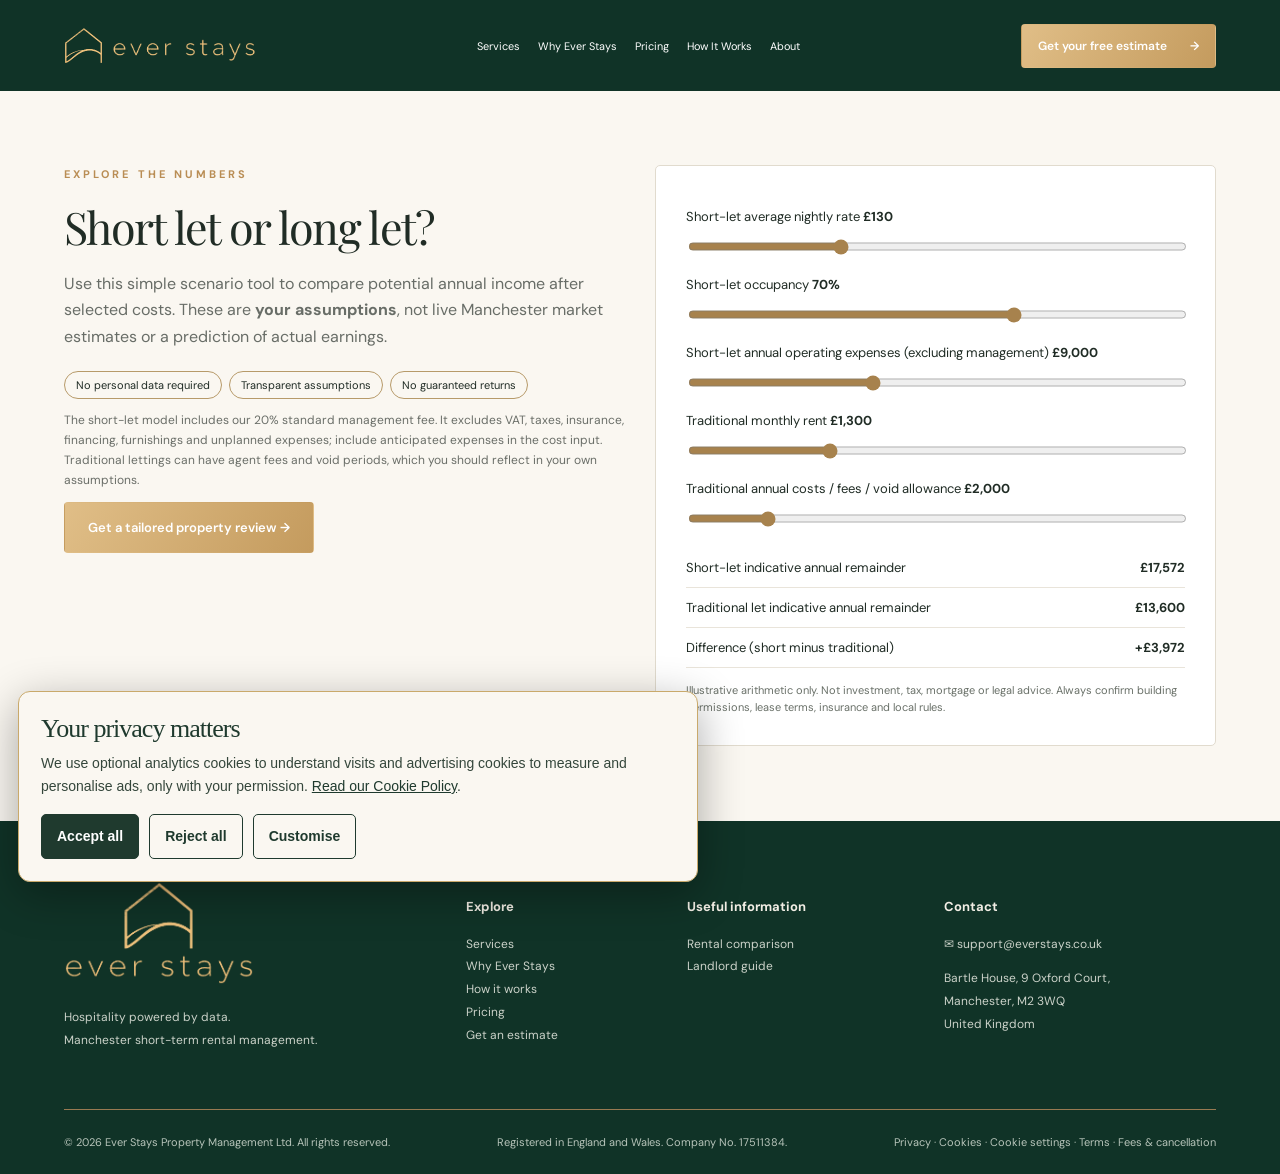
<file: compare.html>
<!DOCTYPE html>

<html lang="en"><head><meta charset="utf-8"/><meta content="width=device-width, initial-scale=1" name="viewport"/><meta content="Compare short-let and long-let rental options in Manchester, including income potential, costs and management considerations. Explore Ever Stays." name="description"/><title>Ever Stays | Short-Let vs Long-Let Manchester</title><link rel="canonical" href="https://www.everstays.co.uk/compare.html"/><link href="https://fonts.googleapis.com" rel="preconnect"/><link crossorigin="" href="https://fonts.gstatic.com" rel="preconnect"/><link href="https://fonts.googleapis.com/css2?family=DM+Sans:wght@400;500;600;700&amp;family=Manrope:wght@400;500;600;700&amp;family=Playfair+Display:wght@400;500;600&amp;display=swap" rel="stylesheet"/><style>
:root{--green:#092f23;--green2:#103b2d;--gold:#c9a46a;--cream:#faf7f1;--ink:#232825;--muted:#6d706c}*{box-sizing:border-box}html{scroll-behavior:smooth}body{margin:0;font-family:'DM Sans',sans-serif;color:var(--ink);background:var(--cream)}a{color:inherit;text-decoration:none}button,input,select,textarea{font:inherit}h1,h2{font-family:'Playfair Display',Georgia,serif;font-weight:400;letter-spacing:-.035em;margin:0 0 18px;line-height:1.16}h1{font-size:clamp(48px,5.5vw,83px)}h2{font-size:clamp(34px,3.5vw,55px)}h1.seo-page-heading{font-size:clamp(34px,3.5vw,55px);letter-spacing:-.038em}h3{font-weight:600;font-size:17px}p{line-height:1.65}.container{width:min(1350px,90%);margin:auto}.eyebrow{text-transform:uppercase;font-size:11px;letter-spacing:.28em;color:#b98d54;font-weight:700;margin:0 0 18px}.eyebrow.light{color:#e1c79e}.centered{text-align:center}.section-cream{background:var(--cream)}.btn{display:inline-flex;align-items:center;justify-content:center;gap:23px;padding:16px 23px;border-radius:4px;font-size:13px;font-weight:600;transition:transform .2s,background .2s;cursor:pointer;border:1px solid transparent}.btn:hover{transform:translateY(-2px)}.btn-gold{background:linear-gradient(120deg,#dfbd85,#bd955b);color:#fff}.btn-outline{border-color:#b99a68;color:#fff;background:#0002}.site-header{position:absolute;z-index:5;top:0;left:0;right:0;display:flex;align-items:center;gap:28px;padding:25px 5%;color:#fff}.brand{color:#d4b278;display:flex;align-items:center;flex-direction:column;gap:1px;min-width:135px;font-size:24px;letter-spacing:.13em;font-weight:400;white-space:nowrap}.brand svg{width:49px;height:38px}.site-header nav{display:flex;justify-content:center;gap:25px;flex:1}.site-header nav a{font-size:12px;white-space:nowrap}.site-header nav a:hover{color:var(--gold)}.header-cta{white-space:nowrap}.menu-toggle{display:none}.hero{height:720px;min-height:610px;position:relative;display:flex;align-items:center;color:#fff;background:#152f2a;overflow:hidden}.hero-bg{position:absolute;inset:0;background:linear-gradient(90deg,rgba(5,13,13,.88) 0%,rgba(9,18,19,.55) 43%,rgba(5,11,12,.08) 100%),url('https://images.squarespace-cdn.com/content/v1/558d3655e4b064cfb6315a93/1733752014890-18KBDPPLTKND24LNMITM/manchesterb.jpg?format=2500w') center 55%/cover}.hero-inner{position:relative;padding-top:75px}.hero-copy{max-width:490px;font-size:17px;line-height:1.5}.actions{display:flex;gap:14px;margin-top:27px}.hero-signoff{font-size:10px;letter-spacing:.25em;text-transform:uppercase;margin-top:50px}.management{padding:75px 0}.management-grid{display:grid;grid-template-columns:35% 1fr;gap:40px;align-items:center}.intro>p:last-child{max-width:400px;color:var(--muted)}.service-cards{display:grid;grid-template-columns:repeat(3,1fr);gap:16px}.photo{height:225px;background-size:cover;background-position:center;background-color:#a99a87}.photo-living,.technology-photo{background-image:url('https://images.unsplash.com/photo-1600607687920-4e2a09cf159d?w=1100&q=85&fit=crop')}.photo-bedroom,.process-photo{background-image:url('https://images.unsplash.com/photo-1611892440504-42a792e24d32?w=1000&q=85')}.photo-kitchen,.estimate-photo{background-image:url('https://images.unsplash.com/photo-1600607687939-ce8a6c25118c?w=1100&q=85')}.service-card h3{font-size:15px;margin:15px 0 6px}.service-card p{font-size:12px;color:var(--muted);margin:0 0 8px}.service-card>a{font-size:25px}.technology{background:var(--green);color:white;display:grid;grid-template-columns:36% 30% 34%;min-height:530px;overflow:hidden}.technology-photo{background-size:cover;background-position:center}.technology-copy{padding:70px 10px 55px 55px}.technology-copy h2{font-size:clamp(33px,3vw,48px)}.technology-copy>p:not(.eyebrow){font-size:14px;max-width:400px}.checks{list-style:none;padding:0;margin:22px 0}.checks li{font-size:13px;margin:14px 0;display:flex;gap:10px;align-items:center}.checks li:before{content:'✓';border:1px solid var(--gold);color:var(--gold);border-radius:50%;width:19px;height:19px;text-align:center;line-height:17px;flex:none}.coming{display:inline-block;color:#dfbf88;border:1px solid #bd9c68;border-radius:25px;padding:10px 18px;font-size:12px}.dashboard-area{display:flex;align-items:center;padding:35px 30px 35px 5px}.laptop{width:100%}.laptop-screen{display:flex;aspect-ratio:1.3;background:#f6f5ef;border:10px solid #161e1d;border-radius:13px;overflow:hidden;box-shadow:0 12px 40px #0008}.dash-side{background:#102d24;color:#c8c6bc;width:30%;display:flex;flex-direction:column;gap:20px;padding:20px 10px;font-size:11px}.dash-logo{color:var(--gold);font-size:13px}.dash-main{color:#24372d;padding:17px;width:70%;overflow:hidden}.dash-main h4{font-size:16px}.dash-main small{font-size:10px;color:#888}.dash-stats{display:flex;gap:5px}.dash-stats>div{background:white;padding:9px;flex:1}.dash-stats strong{display:block;font-size:21px}.dash-main p{font-size:11px}.dash-main svg{width:100%;height:90px}.laptop-base{height:12px;background:linear-gradient(#aaa,#555);border-radius:0 0 45% 45%;margin:0 -15px}.difference{padding:78px 0 85px}.section-lead{text-align:center;max-width:670px;margin:0 auto 45px;color:var(--muted)}.features{display:grid;grid-template-columns:repeat(4,1fr);gap:40px;text-align:center}.features article{max-width:225px;margin:auto}.feature-icon{width:78px;height:78px;border:1px solid var(--gold);color:#b4874e;border-radius:50%;display:grid;place-items:center;font-size:42px;margin:0 auto 16px}.features h3{margin:0}.features p{color:var(--muted);font-size:14px;line-height:1.45}.process{display:grid;grid-template-columns:68% 32%;min-height:410px}.process-content{padding:65px 5%}.process-content .section-lead{font-size:14px}.steps{display:grid;grid-template-columns:repeat(4,1fr);gap:20px;text-align:center}.steps span{width:56px;height:56px;border:1px solid var(--gold);border-radius:50%;display:grid;place-items:center;margin:auto;font-weight:700}.steps h3{font-size:13px}.steps p{font-size:12px;color:var(--muted)}.process-photo{background-size:cover;background-position:center}.story{display:grid;grid-template-columns:65% 35%;color:#fff;min-height:420px}.story-photo{background:linear-gradient(90deg,#061b1bc9,#13222255),url('https://images.pexels.com/photos/7784807/pexels-photo-7784807.jpeg?w=1400&q=85') center/cover;display:flex;align-items:center;padding:60px 8%}.story-photo>div{max-width:530px}.story-photo p:not(.eyebrow){font-size:14px}.story-cta{background:var(--green);padding:65px 10%;display:flex;flex-direction:column;align-items:flex-start;justify-content:center}.story-cta p:not(.eyebrow){font-size:14px}.story-cta h2{font-size:45px}.estimate{display:grid;grid-template-columns:36% 64%}.estimate-photo{background-size:cover;background-position:center}.estimate-form-wrap{padding:70px min(8%,110px)}.estimate-form-wrap h2{font-size:42px}.estimate-form-wrap>p:not(.eyebrow){font-size:14px;color:var(--muted)}.form-grid{display:grid;grid-template-columns:repeat(2,1fr);gap:15px 20px;margin:25px 0 15px}form label{display:block;font-size:12px;font-weight:600}form label b{color:#9c563f}input:not([type=checkbox]),select,textarea{display:block;width:100%;border:1px solid #d9d5ce;border-radius:3px;background:#fff;padding:12px;margin-top:7px;color:#333;min-height:43px}textarea{resize:vertical}.consent{display:flex;gap:10px;align-items:flex-start;margin:15px 0;font-weight:400}.consent input{margin-top:3px}.consent a{text-decoration:underline}.form-note{font-size:11px!important;color:#777}.form-status{font-size:12px;color:var(--green)}.contact-inner{display:grid;grid-template-columns:55% 45%;align-items:center;min-height:315px}.contact-inner>div:first-child{padding:50px 30px 50px 0}.contact-inner p:not(.eyebrow){color:var(--muted);max-width:520px}.contact-email{display:inline-block;margin-top:15px;color:#926d3e;font-weight:700}.contact-photo{height:315px;background:url('https://images.unsplash.com/photo-1600607687920-4e2a09cf159d?w=1000&q=85') center/cover}footer{background:var(--green);color:#f2eee5;padding:60px 0 25px}.footer-main{display:grid;grid-template-columns:2fr 1fr 1.2fr 1.5fr;gap:40px}.footer-brand .brand{align-items:flex-start}.footer-brand .brand svg{margin-left:35px}.footer-main h4{font-size:13px}.footer-main a:not(.brand),.footer-main p{display:block;color:#cbd2c9;font-size:12px;line-height:1.9}.footer-main a:hover{color:var(--gold)}.footer-bottom{border-top:1px solid #987a52;margin-top:45px;padding-top:25px;display:flex;justify-content:space-between;gap:20px;color:#b7c4ba;font-size:11px}.sr-only{position:absolute;width:1px;height:1px;overflow:hidden;clip:rect(0,0,0,0)}@media(max-width:1100px){.site-header{gap:12px}.site-header nav{gap:12px}.site-header nav a{font-size:10px}.header-cta{font-size:10px}.management-grid{grid-template-columns:1fr}.technology{grid-template-columns:40% 60%}.dashboard-area{grid-column:1/-1;max-width:650px;margin:auto}.technology-photo{grid-row:1}.technology-copy{grid-row:1}.process{grid-template-columns:1fr}.process-photo{height:270px}.story-cta{padding:45px 7%}}@media(max-width:760px){.site-header{position:absolute;padding:15px 5%;justify-content:space-between}.brand{font-size:19px;min-width:auto}.brand svg{width:40px;height:29px}.menu-toggle{display:block;color:white;background:none;border:0;font-size:28px;cursor:pointer}.site-header nav{display:none;position:absolute;top:78px;left:0;right:0;background:#092f23;padding:20px;flex-direction:column;gap:20px}.site-header nav.open{display:flex}.site-header nav a{font-size:14px}.header-cta{display:none}.hero{height:690px}.hero-bg{background-position:58% center}.hero-copy{font-size:15px}.actions{flex-wrap:wrap}.management{padding:55px 0}.service-cards{grid-template-columns:1fr}.photo{height:260px}.technology{display:flex;flex-direction:column}.technology-photo{height:290px}.technology-copy{padding:45px 7%}.dashboard-area{padding:20px 7% 55px;width:100%}.difference{padding:55px 0}.features{grid-template-columns:repeat(2,1fr);gap:35px 15px}.process-content{padding:55px 5%}.steps{grid-template-columns:repeat(2,1fr)}.story{grid-template-columns:1fr}.story-photo{min-height:400px}.story-cta{padding:55px 7%}.estimate{grid-template-columns:1fr}.estimate-photo{height:290px}.estimate-form-wrap{padding:55px 6%}.estimate-form-wrap h2{font-size:35px}.contact-inner{grid-template-columns:1fr}.contact-photo{height:260px}.footer-main{grid-template-columns:repeat(2,1fr);gap:30px}.footer-bottom{flex-direction:column}.desktop-only{display:none}}@media(max-width:450px){h1{font-size:45px}.hero .btn{width:100%}.features{gap:30px 10px}.form-grid{grid-template-columns:1fr}.footer-main{grid-template-columns:1fr}.dash-side{gap:12px;font-size:9px}.dash-main{padding:10px}.dash-stats strong{font-size:14px}}


/* Responsive styling */
.hero-bg{background-color:#173a2e}
.photo,.technology-photo,.process-photo,.estimate-photo,.contact-photo{background-color:#c5b49d}
.story-photo{background-color:#102d24}
@media(max-width:760px){.site-header{z-index:10}.site-header nav{box-shadow:0 15px 30px #0005}}

/* Brand-accurate refinement based on approved Ever Stays brand board */
:root{--green:#1f3a2e;--green2:#17392d;--gold:#c9a96b;--cream:#faf7f1;--muted:#666a63}
.brand{font-family:'DM Sans',sans-serif;font-weight:400;letter-spacing:.20em;gap:0;min-width:118px;font-size:21px;line-height:1.2}
.brand svg{width:47px;height:48px;overflow:visible}
.site-header{padding-top:16px;padding-bottom:16px}
.site-header .brand{font-size:19px}
.hero{height:680px}
.hero-bg{background:linear-gradient(90deg,rgba(8,14,16,.95) 0%,rgba(10,17,18,.78) 30%,rgba(10,17,18,.18) 74%,rgba(5,9,10,.06) 100%),url("https://images.squarespace-cdn.com/content/v1/558d3655e4b064cfb6315a93/1733752014890-18KBDPPLTKND24LNMITM/manchesterb.jpg?format=2500w") center 50%/cover no-repeat;background-color:#1f302d}
.photo-living{background-image:url("https://images.unsplash.com/photo-1600607687920-4e2a09cf159d?w=1600&q=85&fit=crop")}.photo-bedroom{background-image:url("https://images.unsplash.com/photo-1611892440504-42a792e24d32?w=1600&q=85&fit=crop")}.photo-kitchen{background-image:url("https://images.unsplash.com/photo-1600607687939-ce8a6c25118c?w=1600&q=85&fit=crop")}
.technology-photo{background-image:url("https://images.unsplash.com/photo-1600210492486-724fe5c67fb0?w=1600&q=85&fit=crop")}.process-photo{background-image:url("https://images.unsplash.com/photo-1611892440504-42a792e24d32?w=1600&q=85&fit=crop")}.estimate-photo{background-image:url("https://images.unsplash.com/photo-1600607687939-ce8a6c25118c?w=1600&q=85&fit=crop")}
.story-photo{background-image:linear-gradient(90deg,#061b1be0,#13222240),url("https://images.pexels.com/photos/7784807/pexels-photo-7784807.jpeg?w=1600&q=85&fit=crop")}
.contact-photo{background-image:url("https://images.unsplash.com/photo-1600607687920-4e2a09cf159d?w=1600&q=85&fit=crop")}
.btn-gold{background:linear-gradient(120deg,#e0be87,#c49b5e);color:#fff}
.feature-icon{font-family:Georgia,serif}
.site-header nav a{font-size:11px}
@media(min-width:950px){.hero-bg{background-position:center 52%}.hero-inner{padding-top:90px}}
@media(max-width:760px){.site-header{padding:14px 5%}.site-header .brand{font-size:17px}.site-header .brand svg{width:39px;height:39px}.hero{min-height:640px;height:auto}.hero-bg{background-position:58% center}.hero-inner{padding-top:145px;padding-bottom:75px}.hero-copy{font-size:15px}.brand{min-width:auto}}

:root{--green:#1F3A2E;--green2:#102e24;--gold:#C9A96B;--cream:#FAF7F1;--ink:#1b2d27}
body{background:#FAF7F1;-webkit-font-smoothing:antialiased}
.site-header{align-items:center;min-height:91px;background:linear-gradient(180deg,rgba(13,20,20,.56),rgba(13,20,20,0))}
.site-header .brand{display:flex;align-items:center;min-width:150px}
.approved-logo{display:block;width:153px;height:auto;object-fit:contain;filter:drop-shadow(0 1px 3px rgba(0,0,0,.18))}
.footer-brand .approved-logo{width:185px}
.hero h1{font-weight:400;letter-spacing:-.045em;line-height:1.04;text-shadow:0 2px 18px rgba(0,0,0,.2)}
h2{letter-spacing:-.038em}
.hero-bg{background-position:center 45%}
.service-card,.features article{transition:transform .25s ease}.service-card:hover{transform:translateY(-4px)}
.btn-primary{background:#C9A96B;color:#19352b;box-shadow:0 8px 20px rgba(10,22,18,.12)}
.technology{background:#102f24}.story-cta,footer{background:#103327}
input,select,textarea{border-radius:3px;border:1px solid #dfd7cb;background:#fffdf9}
input:focus,select:focus,textarea:focus{outline:2px solid #C9A96B;outline-offset:1px}
@media(max-width:760px){.site-header{min-height:76px}.approved-logo{width:124px}.hero-bg{background-position:57% center}.hero-inner{padding-top:150px}.footer-brand .approved-logo{width:160px}}
</style><link href="[data-uri]" rel="icon"/>
<style>
:root{--green:#1f3a2e;--green2:#102f25;--gold:#c9a96b;--cream:#faf7f1;--ink:#202c25}
body{-webkit-font-smoothing:antialiased;text-rendering:optimizeLegibility}
.brand-lockup{display:inline-flex;flex-direction:column;align-items:center;justify-content:center;color:#d4b57d;line-height:1;gap:0;min-width:130px}
.brand-mark{width:59px;height:56px;display:block;overflow:visible}
.brand-wordmark{font-family:'DM Sans',sans-serif;font-size:19px;font-weight:300;letter-spacing:.20em;white-space:nowrap;margin-right:-.2em}
.footer-brand .brand-lockup{min-width:180px}.footer-brand .brand-mark{width:78px;height:74px}.footer-brand .brand-wordmark{font-size:23px}
.site-header{backdrop-filter:blur(9px);-webkit-backdrop-filter:blur(9px)}
.hero-bg{background-position:center 52%;background-size:cover}
.hero h1,.management h2,.technology h2,.difference h2,.process h2,.story h2,.estimate h2{letter-spacing:-.035em;text-wrap:balance}
button,.btn,a{transition:transform .22s ease,background-color .22s ease,box-shadow .22s ease}
.btn:hover,button:hover{transform:translateY(-2px)}
.photo,.technology-photo,.process-photo,.estimate-photo,.contact-photo{background-position:center;background-size:cover}
@media(max-width:760px){.brand-lockup{min-width:104px}.brand-mark{width:43px;height:42px}.brand-wordmark{font-size:15px}.footer-brand .brand-mark{width:65px;height:62px}.footer-brand .brand-wordmark{font-size:20px}}
.brand-logo-image{display:block;width:150px;height:auto;object-fit:contain;filter:none}.footer-brand .brand-logo-image{width:185px}@media(max-width:760px){.brand-logo-image{width:118px}.footer-brand .brand-logo-image{width:165px}}
</style>
<script>
// Premium licensed-source photography: each remote photo loads only when available.
// Bundled local imagery remains available when viewing local files.
(function(){
 const images={
  'photo-living':'https://images.unsplash.com/photo-1600607687920-4e2a09cf159d?w=1100&q=85&fit=crop',
  'photo-bedroom':'https://images.unsplash.com/photo-1611892440504-42a792e24d32?w=1100&q=85&fit=crop',
  'photo-kitchen':'https://images.unsplash.com/photo-1600607687939-ce8a6c25118c?w=1100&q=85&fit=crop',
  'technology-photo':'https://images.unsplash.com/photo-1600210492486-724fe5c67fb0?w=1400&q=85&fit=crop',
  'process-photo':'https://images.unsplash.com/photo-1615874959474-d609969a20ed?w=1200&q=85&fit=crop',
  'estimate-photo':'https://images.unsplash.com/photo-1600607687644-c7171b42498f?w=1200&q=85&fit=crop',
  'contact-photo':'https://images.unsplash.com/photo-1600566753190-17f0baa2a6c3?w=1200&q=85&fit=crop'
 };
 Object.entries(images).forEach(([cls,url])=>{
  const el=document.querySelector('.'+cls);if(!el)return;
  const pic=new Image();pic.onload=()=>{el.style.backgroundImage='url("'+url+'")';el.dataset.photoSource='Unsplash'};pic.src=url;
 });
})();
</script>
<style>
/* V8: side-by-side identity and third-party owner portal messaging */
.site-header .brand{display:inline-flex;flex-direction:row;gap:10px;align-items:center;min-width:195px;color:#dfbd85}
.brand .brand-mark{width:43px;height:43px;flex:none}.brand .brand-wordmark{font-size:24px;letter-spacing:.11em;line-height:1;white-space:nowrap;font-weight:400}
.footer-brand .brand{display:inline-flex;flex-direction:row;align-items:center;min-width:0;gap:12px}.footer-brand .brand .brand-mark{margin:0;width:50px;height:50px}.footer-brand .brand-wordmark{font-size:26px}
.technology{grid-template-columns:34% 34% 32%}.technology-copy{padding:62px 28px 55px 48px}.technology-copy h2{font-size:clamp(31px,3vw,46px)}
.owner-benefits{display:flex;align-items:center;padding:35px 36px 35px 15px}.owner-benefits-inner{width:100%;border:1px solid #a88c5b88;padding:30px 27px;background:#ffffff0b}.owner-overline{font-size:10px;letter-spacing:.2em;text-transform:uppercase;color:#d6b87f}.owner-benefits h3{font-family:'Playfair Display',Georgia,serif;font-weight:400;font-size:26px;line-height:1.25;margin:14px 0 23px}.owner-benefit{display:flex;gap:13px;padding:12px 0;border-top:1px solid #ffffff26}.owner-benefit>span{font-family:Georgia,serif;color:#d5b47d;font-size:19px}.owner-benefit strong{font-size:13px}.owner-benefit p{font-size:12px;line-height:1.5;margin:5px 0 0;color:#e1e9e2}.owner-benefits small{display:block;color:#cad7cd;font-size:10px;line-height:1.5;margin-top:16px}.portal-note{font-size:12px!important;color:#e7d6b8}
@media(max-width:1100px){.technology{grid-template-columns:42% 58%}.owner-benefits{grid-column:1/-1;padding:0 7% 45px}.owner-benefits-inner{max-width:760px;margin:auto}.site-header .brand{min-width:160px}.brand .brand-wordmark{font-size:20px}}
@media(max-width:760px){.site-header .brand{min-width:0;gap:7px}.brand .brand-mark{width:32px;height:32px}.brand .brand-wordmark{font-size:19px}.technology{display:flex;flex-direction:column}.technology-copy{padding:42px 7%}.owner-benefits{padding:0 7% 42px}.owner-benefits-inner{padding:25px 20px}.footer-brand .brand-wordmark{font-size:24px}}
</style><style>
/* V9 — stacked footer identity, V7 photo selection, compact estimate form */
.footer-brand .brand{display:inline-flex;flex-direction:column;align-items:center;gap:5px;min-width:0;width:max-content}
.footer-brand .brand .brand-mark{width:72px;height:72px;margin:0}
.footer-brand .brand .brand-wordmark{font-size:25px;letter-spacing:.13em}
.footer-brand>p{margin-top:16px}
/* On laptops, keep the full form and submit button within a typical viewport. */
@media(min-width:761px){
 .estimate{grid-template-columns:34% 66%;align-items:stretch}
 .estimate-form-wrap{padding:24px clamp(24px,3.5vw,58px) 20px}
 .estimate-form-wrap .eyebrow{margin-bottom:5px}
 .estimate-form-wrap h2{font-size:clamp(27px,2.6vw,36px);line-height:1.12;margin-bottom:7px}
 .estimate-form-wrap>p:not(.eyebrow){font-size:12px;line-height:1.4;margin:0}
 .form-grid{gap:8px 14px;margin:13px 0 8px}
 form label{font-size:11px}
 input:not([type=checkbox]),select,textarea{min-height:35px;padding:7px 10px;margin-top:4px;font-size:12px}
 textarea{min-height:45px;max-height:65px}
 .consent{margin:8px 0;line-height:1.3}
 .form-note{font-size:10px!important;margin:5px 0}
 .estimate-form-wrap .btn{padding:11px 16px}
 .form-status{margin:5px 0}
}
@media(max-width:760px){
 .footer-brand .brand{align-items:center}
 .estimate-form-wrap{padding:30px 5% 20px}
 .estimate-form-wrap h2{font-size:32px}
 .form-grid{gap:10px;margin:14px 0}
 .estimate-form-wrap form button[type=submit]{position:sticky;bottom:8px;z-index:3;width:100%;box-shadow:0 4px 20px #092f2340}
}
@media(max-width:430px){.form-grid{grid-template-columns:1fr 1fr;gap:8px}.form-grid label{font-size:11px}.form-grid input,.form-grid select{font-size:12px;padding:8px 6px}}
</style><style>
/* V13: exact Manchester skyline image selected by the owner, bundled locally */
.hero-bg{background-image:linear-gradient(90deg,rgba(8,14,16,.89) 0%,rgba(10,17,18,.67) 34%,rgba(10,17,18,.10) 78%,rgba(5,9,10,.04) 100%),url("https://images.squarespace-cdn.com/content/v1/558d3655e4b064cfb6315a93/1733752014890-18KBDPPLTKND24LNMITM/manchesterb.jpg?format=2500w")!important;background-position:center center!important;background-size:cover!important;}
</style>
<style>
/* V16 conversion and editorial improvements */
.v16-advantage,.v16-pricing,.v16-calculator,.v16-founder,.v16-journey{padding:95px 0}.v16-split{display:grid;grid-template-columns:1fr 1fr;gap:clamp(36px,6vw,110px);align-items:center}.v16-advantage{background:#12382b;color:#f8f3e9}.v16-advantage p:not(.eyebrow),.v16-calculator p{color:#d3dfd5}.v16-grid{display:grid;grid-template-columns:1fr 1fr;gap:15px}.v16-grid article{padding:24px;border:1px solid #ffffff30;background:#ffffff08}.v16-grid article span,.v16-steps article span{color:var(--gold);font-size:12px;letter-spacing:.1em}.v16-grid article p{font-size:13px;line-height:1.55}.v16-grid h3{font-size:16px}.v16-pricing{background:#f4eee4}.v16-fee{display:flex;align-items:center;gap:22px;margin:22px 0}.v16-fee strong{font-size:90px;font-weight:400;font-family:Georgia,serif;color:#214b39;line-height:1}.v16-fee strong span{font-size:42px}.v16-fee small,.v16-small{color:#767a70;font-size:12px;line-height:1.7}.v16-inclusions{background:#fff;padding:38px;box-shadow:0 16px 60px #17291a12}.v16-inclusions ul{list-style:none;padding:0;columns:2;column-gap:28px}.v16-inclusions li{font-size:13px;break-inside:avoid;margin:0 0 15px;padding-left:20px;position:relative}.v16-inclusions li:before{content:'✓';position:absolute;left:0;color:#b08a51}.v16-cost-note{border-top:1px solid #e4e0d7;padding-top:20px;font-size:12px;color:#666}.v16-calculator{background:#102f25;color:white}.v16-calc-card{background:#fbf8f1;color:#26372c;padding:36px;border-radius:4px}.v16-calc-card label{display:flex;justify-content:space-between;font-size:13px;font-weight:600;margin:0 0 10px}.v16-calc-card output{color:#8e6c39;font-size:18px}.v16-calc-card input[type=range]{display:block;width:100%;accent-color:#bd965c;margin:0 0 28px}.v16-calc-result>div{display:flex;align-items:center;justify-content:space-between;gap:14px;padding:12px 0;border-bottom:1px solid #deddd4}.v16-calc-result span{font-size:12px}.v16-calc-result strong{font-size:18px;white-space:nowrap}.v16-calc-result .v16-total strong{font-size:26px;color:#214b39}.v16-calc-card small{display:block;font-size:10px;line-height:1.5;color:#777;margin:14px 0 22px}.v16-calc-card .btn{width:100%}.v16-founder{background:#fff}.v16-founder-visual{min-height:430px;background:linear-gradient(0deg,#0b251fe0,#183d3130),url('https://images.squarespace-cdn.com/content/v1/558d3655e4b064cfb6315a93/1733752014890-18KBDPPLTKND24LNMITM/manchesterb.jpg?format=1200w') center/cover;display:flex;align-items:end;padding:40px;color:#fff}.v16-founder-visual span{display:block;color:#e2bf82;font-size:13px;letter-spacing:.17em;text-transform:uppercase}.v16-founder-visual strong{font-family:Georgia,serif;font-size:37px;font-weight:400}.v16-founder p:not(.eyebrow){color:#636c63}.v16-outline{border:1px solid #a88954;color:#294533}.v16-journey{background:#faf7f1;text-align:center}.v16-steps{display:grid;grid-template-columns:repeat(6,1fr);gap:14px;margin-top:40px;text-align:left}.v16-steps article{border-top:1px solid #bb9b6d;padding-top:18px}.v16-steps h3{font-size:15px}.v16-steps p{font-size:12px;color:#72756d}.hero-signoff{letter-spacing:.13em;line-height:1.8}.site-header nav{gap:15px}.site-header nav a{font-size:11px}.v16-calc-card .btn{color:white}
@media(max-width:1050px){.v16-steps{grid-template-columns:repeat(3,1fr)}.site-header nav{gap:10px}.site-header nav a{font-size:10px}}
@media(max-width:760px){.v16-advantage,.v16-pricing,.v16-calculator,.v16-founder,.v16-journey{padding:55px 0}.v16-split{grid-template-columns:1fr;gap:28px}.v16-grid{grid-template-columns:1fr 1fr}.v16-grid article{padding:16px}.v16-inclusions{padding:24px}.v16-inclusions ul{columns:1}.v16-steps{grid-template-columns:repeat(2,1fr)}.v16-founder-visual{min-height:300px}.v16-calc-card{padding:24px}.v16-fee strong{font-size:72px}.hero-signoff{font-size:9px}}
</style><style>
.v17-offer{background:#e9e0d1;padding:23px 0;border-block:1px solid #d3c3aa}.v17-offer-inner{display:flex;align-items:center;justify-content:space-between;gap:22px;flex-wrap:wrap}.v17-offer strong{font-family:Georgia,serif;font-size:27px;color:#153c2c}.v17-offer p{margin:4px 0;font-size:13px;color:#4b514b}.v17-offer small{display:block;font-size:11px;color:#62655e}.v17-tag{font-size:10px;letter-spacing:.17em;color:#946d3e;font-weight:700;text-transform:uppercase}.v17-section{padding:85px 0}.v17-lead{max-width:680px;color:#686d67}.v17-grid{display:grid;grid-template-columns:repeat(3,1fr);gap:17px;margin-top:32px}.v17-card{background:white;border:1px solid #e5ded2;padding:27px;border-radius:5px}.v17-card h3{font-family:Georgia,serif;font-weight:400;font-size:24px;margin:9px 0}.v17-card p{font-size:13px;color:#656b65}.v17-number{font-size:11px;color:#a47e4a;letter-spacing:.16em}.v17-dark{background:#103b2d;color:white}.v17-dark .v17-lead{color:#cbd4cc}.v17-dark .v17-card{background:#194635;border-color:#3b5e4b}.v17-dark .v17-card p{color:#d2dcd3}.v17-compare{display:grid;grid-template-columns:1fr 1fr;gap:30px;align-items:start}.v17-panel{padding:30px;background:#fff;border:1px solid #e1dbce;border-radius:5px}.v17-panel label{font-size:13px;display:block;margin:12px 0}.v17-panel input[type=range]{width:100%;accent-color:#a7824d}.v17-result{display:flex;justify-content:space-between;border-bottom:1px solid #e9e4da;padding:11px 0;font-size:13px;gap:12px}.v17-result strong{white-space:nowrap}.v17-panel small{font-size:11px;color:#697068;line-height:1.5;display:block;margin-top:14px}.v17-area{display:grid;grid-template-columns:repeat(3,1fr);gap:14px;margin-top:25px}.v17-area article{padding:22px;border:1px solid #dcd6cb;background:#fff}.v17-area h3{font-family:Georgia,serif;font-weight:400;font-size:23px}.v17-area p{font-size:12px;color:#6b6e67}.v17-cta-line{display:flex;gap:14px;flex-wrap:wrap;margin-top:25px}.v17-steps{display:grid;grid-template-columns:repeat(3,1fr);gap:20px;margin-top:30px}.v17-steps article{border-top:1px solid #b39463;padding-top:18px}.v17-steps span{color:#c8a675;font-size:12px}.v17-steps h3{font-family:Georgia,serif;font-weight:400;font-size:22px}.v17-steps p{font-size:13px;color:#d5ded6}.v17-faq details{border-bottom:1px solid #ddd5c9;padding:19px 0}.v17-faq summary{font-weight:600;cursor:pointer}.v17-faq p{font-size:14px;color:#656a63;max-width:800px}.v17-faq{max-width:900px}.v17-highlight{color:#a77c43;font-weight:700}.v17-contact-bar{position:fixed;bottom:0;left:0;right:0;background:#103b2d;padding:10px 5%;display:none;z-index:12;box-shadow:0 -4px 20px #0003}.v17-contact-bar a{color:white;background:#b8935d;display:block;text-align:center;padding:12px;font-weight:600;font-size:13px}.v17-note{font-size:12px;color:#6a6e68}.v17-pill{display:inline-block;border:1px solid #b79a69;padding:6px 11px;border-radius:30px;font-size:11px;margin:5px 7px 0 0}
@media(max-width:760px){.v17-section{padding:55px 0}.v17-grid,.v17-area,.v17-steps,.v17-compare{grid-template-columns:1fr}.v17-contact-bar{display:block}body{padding-bottom:0}.v17-offer strong{font-size:23px}.v17-panel{padding:20px}}
</style><style id="v18-header-fix">
/* Keep the premium header within the viewport at every size. */
.site-header{width:100%;max-width:100%;box-sizing:border-box;gap:clamp(12px,2vw,28px)}
.site-header .brand{flex:0 0 auto;min-width:0;white-space:nowrap}
.site-header nav{min-width:0;flex:1 1 auto;gap:clamp(10px,1.4vw,24px);align-items:center}
.site-header nav a{font-size:clamp(10px,.85vw,12px);white-space:nowrap}
.site-header .header-cta{flex:0 0 auto;padding:13px 16px;font-size:12px}
@media(max-width:1180px){
 .site-header{justify-content:space-between;flex-wrap:nowrap}
 .site-header .menu-toggle{display:block;order:3;color:#fff;background:transparent;border:0;font-size:27px;cursor:pointer;flex:0 0 auto}
 .site-header nav{display:none;position:absolute;top:100%;left:0;right:0;background:#092f23;box-shadow:0 15px 30px #0005;padding:22px 5%;flex-direction:column;align-items:stretch;gap:0;max-height:calc(100vh - 90px);overflow-y:auto}
 .site-header nav.open{display:flex}
 .site-header nav a{font-size:14px;padding:11px 4px;border-bottom:1px solid #ffffff18}
 .site-header .header-cta{margin-left:auto}
}
@media(max-width:760px){.site-header .header-cta{display:none}.site-header nav{top:100%}}
@media(max-width:380px){.site-header .brand-wordmark{font-size:17px}.site-header .brand-mark{width:29px;height:29px}}
</style><style>html,body{max-width:100%;overflow-x:clip}main{padding-top:90px;min-height:70vh}.v17-section{padding-top:75px;padding-bottom:75px}</style><link href="consent.css" rel="stylesheet"/><script src="consent.js"></script><style id="v28-logo-refinement">
.site-header a.brand{display:inline-flex!important;flex-direction:row!important;align-items:center!important;gap:9px!important;min-width:0!important;letter-spacing:normal!important}
.site-header .logo-mark{display:block;width:39px;height:39px;object-fit:contain;flex:none}
.site-header .logo-wordmark{display:block;width:144px;height:auto;object-fit:contain;transform:translateY(5px)}
.footer-brand a.brand{display:inline-flex!important;flex-direction:column!important;align-items:flex-start!important;min-width:0!important}
.footer-brand .logo-footer{display:block;width:190px;max-width:100%;height:auto;object-fit:contain}
@media(max-width:760px){.site-header .logo-mark{width:32px;height:32px}.site-header .logo-wordmark{width:116px;transform:translateY(3px)}.footer-brand .logo-footer{width:165px}}
@media(max-width:380px){.site-header .logo-mark{width:28px;height:28px}.site-header .logo-wordmark{width:106px;transform:translateY(3px)}}
</style><link rel="icon" type="image/png" href="[data-uri]"/><style id="v32-header-alignment">
/* Align the house icon with the left edge of the Manchester hero eyebrow.
   The hero container is 90% wide, capped at 1180px. */
@media(min-width:761px){.site-header{padding-left:max(5%, calc((100% - 1180px)/2));}}
</style><style id="v40-secondary-page-header">
.site-header { background: #103327 !important; }
</style>
<style id="v47-mobile-cta-match">
/* The v17-contact-bar and its link inherit the same original CSS as the homepage. */
@media(max-width:760px){
  .v17-contact-bar{display:block}
  body{padding-bottom:0}
  footer{padding-bottom:calc(25px + 59px + env(safe-area-inset-bottom))}
}
</style></head><body>
<header class="site-header" id="top"><a aria-label="Ever Stays home" class="brand" href="index.html"><img alt="" class="logo-mark" src="[data-uri]"/><img alt="ever stays" class="logo-wordmark" src="[data-uri]"/></a><button aria-controls="navigation" aria-expanded="false" class="menu-toggle">☰ <span class="sr-only">Menu</span></button><nav aria-label="Main navigation" id="navigation"><a href="index.html#management">Services</a><a href="index.html#technology">Why Ever Stays</a><a href="index.html#pricing">Pricing</a><a href="index.html#process">How It Works</a><a href="index.html#founder">About</a></nav><a class="btn btn-gold header-cta" href="index.html#estimate">Get your free estimate <span>→</span></a></header>
<main><section class="v17-section section-cream" id="compare"><div class="container v17-compare"><div><p class="eyebrow">Explore the numbers</p><h1 class="seo-page-heading">Short let or long let?</h1><p class="v17-lead">Use this simple scenario tool to compare potential annual income after selected costs. These are <strong>your assumptions</strong>, not live Manchester market estimates or a prediction of actual earnings.</p><span class="v17-pill">No personal data required</span><span class="v17-pill">Transparent assumptions</span><span class="v17-pill">No guaranteed returns</span><p class="v17-note">The short-let model includes our 20% standard management fee. It excludes VAT, taxes, insurance, financing, furnishings and unplanned expenses; include anticipated expenses in the cost input. Traditional lettings can have agent fees and void periods, which you should reflect in your own assumptions.</p><a class="btn btn-gold" href="index.html#estimate">Get a tailored property review →</a></div><div class="v17-panel"><label>Short-let average nightly rate <strong id="v17-rate-label">£130</strong><input id="v17-rate" max="300" min="60" step="5" type="range" value="130"/></label><label>Short-let occupancy <strong id="v17-occ-label">70%</strong><input id="v17-occ" max="90" min="30" step="5" type="range" value="70"/></label><label>Short-let annual operating expenses (excluding management) <strong id="v17-exp-label">£9,000</strong><input id="v17-exp" max="25000" min="0" step="500" type="range" value="9000"/></label><label>Traditional monthly rent <strong id="v17-rent-label">£1,300</strong><input id="v17-rent" max="3500" min="500" step="50" type="range" value="1300"/></label><label>Traditional annual costs / fees / void allowance <strong id="v17-longcost-label">£2,000</strong><input id="v17-longcost" max="15000" min="0" step="250" type="range" value="2000"/></label><div class="v17-result"><span>Short-let indicative annual remainder</span><strong id="v17-short-result">—</strong></div><div class="v17-result"><span>Traditional let indicative annual remainder</span><strong id="v17-long-result">—</strong></div><div class="v17-result"><span>Difference (short minus traditional)</span><strong id="v17-diff-result">—</strong></div><small>Illustrative arithmetic only. Not investment, tax, mortgage or legal advice. Always confirm building permissions, lease terms, insurance and local rules.</small></div></div></section></main>
<footer><div class="container footer-main"><div class="footer-brand"><a class="brand" href="index.html#top"><img alt="ever stays" class="logo-footer" src="[data-uri]"/></a><p>Hospitality powered by data.<br/>Manchester short-term rental management.</p></div><div><h4>Explore</h4><a href="index.html#management">Services</a><a href="index.html#technology">Why Ever Stays</a><a href="index.html#process">How it works</a><a href="index.html#pricing">Pricing</a><a href="index.html#estimate">Get an estimate</a></div><div><h4>Useful information</h4><a href="compare.html">Rental comparison</a><a href="landlord-guide.html">Landlord guide</a></div><div><h4>Contact</h4><a href="mailto:support@everstays.co.uk">✉ support@everstays.co.uk</a><p>Bartle House, 9 Oxford Court,<br/>Manchester, M2 3WQ<br/>United Kingdom</p></div></div><div class="container footer-bottom"><span>© <span id="year">2026</span> Ever Stays Property Management Ltd. All rights reserved.</span><span>Registered in England and Wales. Company No. 17511384.</span><span><a href="privacy.html">Privacy</a>  ·  <a href="cookies.html">Cookies</a>  ·  <a href="cookie-settings.html">Cookie settings</a>  ·  <a href="terms.html">Terms</a>  ·  <a href="fees.html">Fees &amp; cancellation</a></span></div></footer><script>
const menu=document.querySelector('.menu-toggle'),nav=document.querySelector('#navigation');menu?.addEventListener('click',()=>{let open=nav.classList.toggle('open');menu.setAttribute('aria-expanded',String(open))});nav?.querySelectorAll('a').forEach(a=>a.addEventListener('click',()=>{nav.classList.remove('open');menu.setAttribute('aria-expanded','false')}));document.querySelector('#year').textContent=new Date().getFullYear();document.querySelector('#revenue-form')?.addEventListener('submit',e=>{e.preventDefault();const form=e.currentTarget;if(!form.reportValidity())return;const fields=[...new FormData(form).entries()].map(([k,v])=>`${k}: ${v}`).join('\n');const subject=encodeURIComponent('Free Revenue Estimate Enquiry - Ever Stays');const body=encodeURIComponent(`Hello Ever Stays,\n\nPlease prepare a free property revenue estimate.\n\n${fields}\n\nSent from everstays.co.uk enquiry form.`);document.querySelector('#form-status').textContent='Your email application will open with your enquiry. Please press Send to submit it.';window.location.href=`mailto:support@everstays.co.uk?subject=${subject}&body=${body}`});

</script><script>(function(){const rate=document.getElementById('rate'),occ=document.getElementById('occupancy');if(!rate||!occ)return;const money=n=>new Intl.NumberFormat('en-GB',{style:'currency',currency:'GBP',maximumFractionDigits:0}).format(n);function update(){const r=Number(rate.value),o=Number(occ.value),n=Math.round(365*o/100),gross=365*o/100*r,fee=gross*.2;document.getElementById('rate-output').textContent=money(r);document.getElementById('occupancy-output').textContent=o+'%';document.getElementById('nights-result').textContent=n;document.getElementById('revenue-result').textContent=money(gross);document.getElementById('fee-result').textContent=money(fee);document.getElementById('net-result').textContent=money(gross-fee)}rate.addEventListener('input',update);occ.addEventListener('input',update);update()})();</script><script>(function(){const ids=['v17-rate','v17-occ','v17-exp','v17-rent','v17-longcost'];const inputs=ids.map(x=>document.getElementById(x));if(inputs.some(x=>!x))return;const gbp=n=>new Intl.NumberFormat('en-GB',{style:'currency',currency:'GBP',maximumFractionDigits:0}).format(n);function update(){const [rate,occ,exp,rent,longcost]=inputs.map(x=>+x.value);document.getElementById('v17-rate-label').textContent=gbp(rate);document.getElementById('v17-occ-label').textContent=occ+'%';document.getElementById('v17-exp-label').textContent=gbp(exp);document.getElementById('v17-rent-label').textContent=gbp(rent);document.getElementById('v17-longcost-label').textContent=gbp(longcost);const sh=rate*365*occ/100*.8-exp,lg=rent*12-longcost;document.getElementById('v17-short-result').textContent=gbp(sh);document.getElementById('v17-long-result').textContent=gbp(lg);document.getElementById('v17-diff-result').textContent=(sh-lg>=0?'+':'')+gbp(sh-lg)}inputs.forEach(x=>x.addEventListener('input',update));update()})();</script><div class="v17-contact-bar"><a href="index.html#estimate">Get your free revenue estimate →</a></div></body></html>
</file>
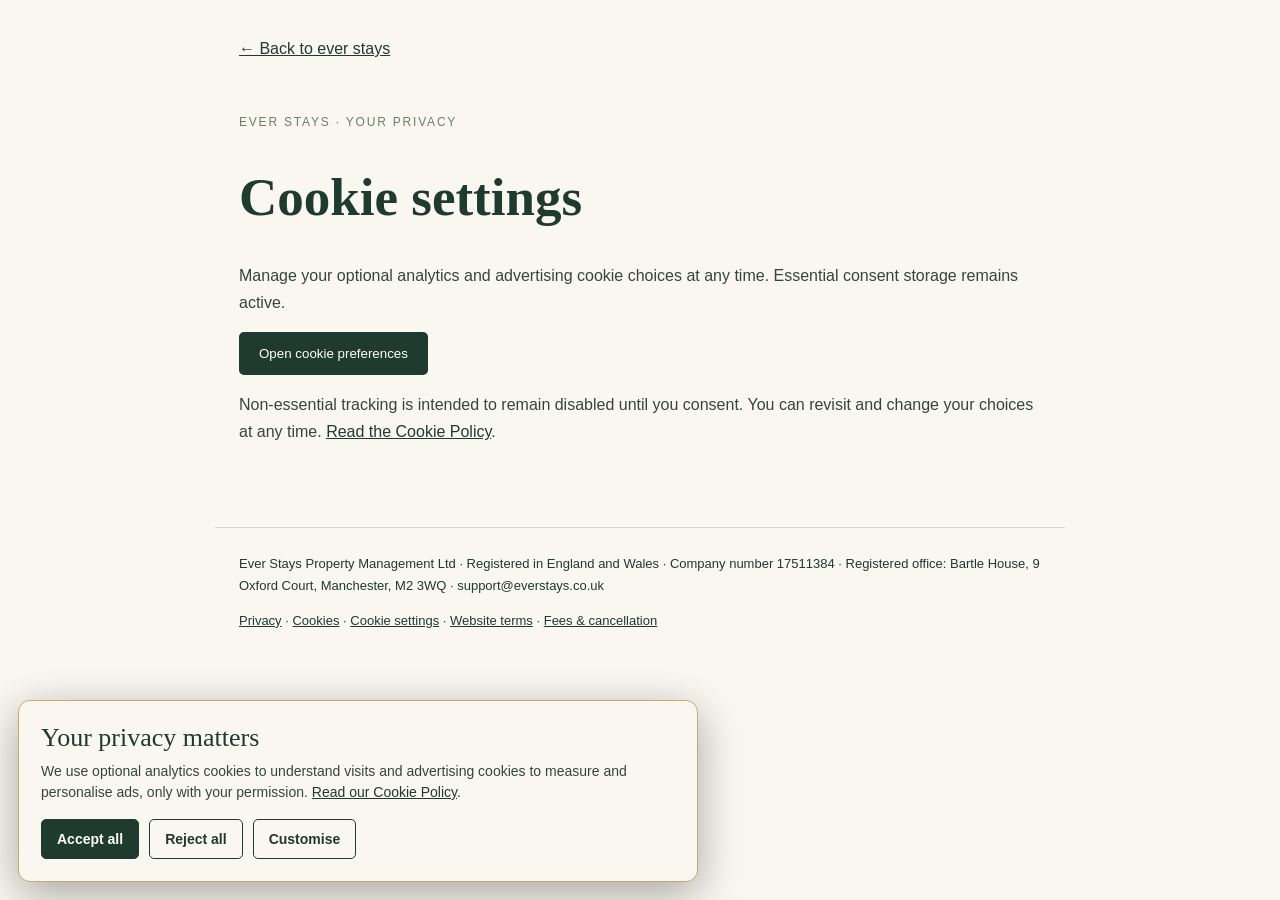
<file: cookie-settings.html>
<!doctype html><html lang="en"><head><meta charset="utf-8"><meta name="viewport" content="width=device-width,initial-scale=1"><title>Cookie Settings | ever stays</title><style>*{box-sizing:border-box}body{margin:0;background:#faf7f1;color:#1f3a2e;font-family:Arial,Helvetica,sans-serif;line-height:1.7}header,main,footer{max-width:850px;margin:auto;padding:25px 24px}header{padding-top:35px}header a,footer a,a{color:#1f3a2e}h1{font-family:Georgia,serif;font-size:clamp(34px,5vw,53px);line-height:1.1}h2{font-family:Georgia,serif;font-size:26px;margin-top:38px}p,li{color:#34463b}main{padding-bottom:65px}aside{background:#ede4d6;padding:16px 20px;border-radius:12px;margin:24px 0}footer{border-top:1px solid #d6d6c9;font-size:13px}.tag{font-size:12px;letter-spacing:.15em;text-transform:uppercase;color:#6b7f63}a:focus-visible{outline:3px solid #c9a96b}</style><link rel="stylesheet" href="consent.css"><script src="consent.js"></script><link rel="icon" type="image/png" href="[data-uri]"/><style id="v32-header-alignment">
/* Align the house icon with the left edge of the Manchester hero eyebrow.
   The hero container is 90% wide, capped at 1180px. */
@media(min-width:761px){.site-header{padding-left:max(5%, calc((100% - 1180px)/2));}}
</style></head><body><header><a href="index.html">← Back to ever stays</a></header><main><div class="tag">ever stays · Your privacy</div><h1>Cookie settings</h1><p>Manage your optional analytics and advertising cookie choices at any time. Essential consent storage remains active.</p><p><button type="button" data-cookie-settings style="padding:14px 20px;background:#1f3a2e;color:white;border:0;border-radius:5px;cursor:pointer">Open cookie preferences</button></p><p>Non-essential tracking is intended to remain disabled until you consent. You can revisit and change your choices at any time. <a href="cookies.html">Read the Cookie Policy</a>.</p></main><footer>Ever Stays Property Management Ltd · Registered in England and Wales · Company number 17511384 · Registered office: Bartle House, 9 Oxford Court, Manchester, M2 3WQ · support@everstays.co.uk<p><a href="privacy.html">Privacy</a> · <a href="cookies.html">Cookies</a> · <a href="cookie-settings.html">Cookie settings</a> · <a href="terms.html">Website terms</a> · <a href="fees.html">Fees &amp; cancellation</a></p></footer></body></html>
</file>
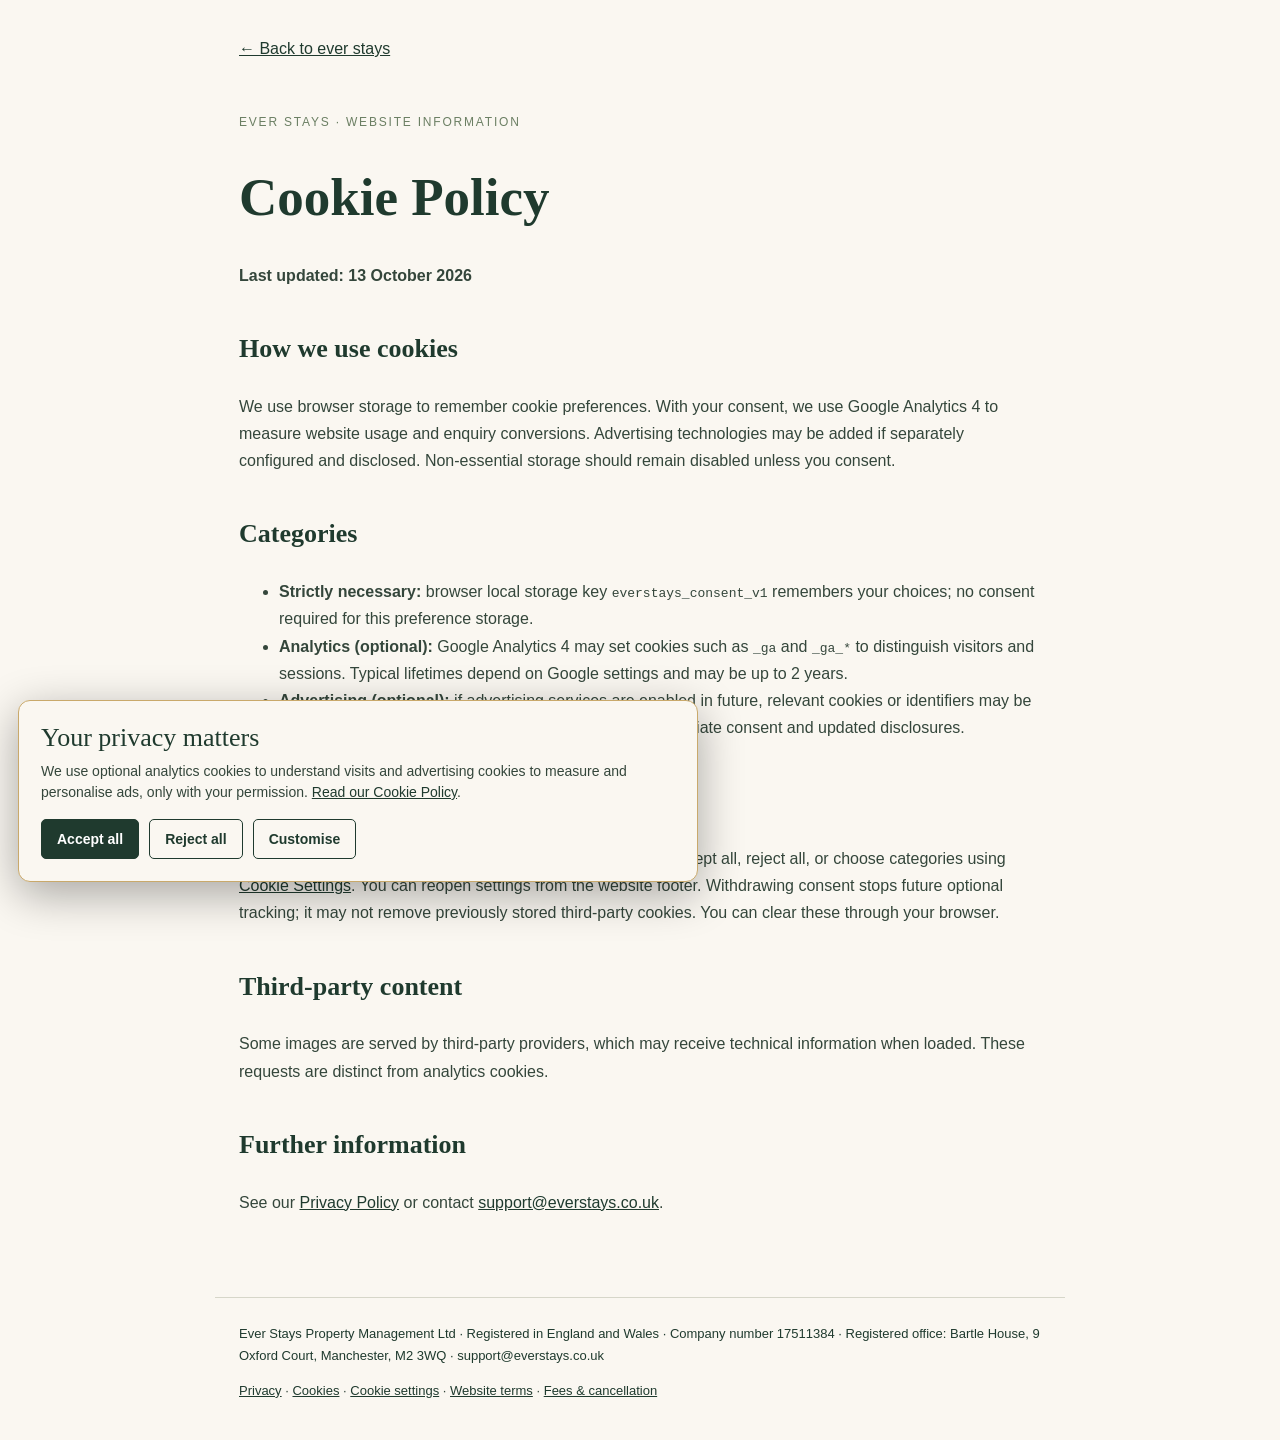
<file: cookies.html>
<!doctype html><html lang="en"><head><meta charset="utf-8"><meta name="viewport" content="width=device-width,initial-scale=1"><title>Cookie Policy | ever stays</title><style>*{box-sizing:border-box}body{margin:0;background:#faf7f1;color:#1f3a2e;font-family:Arial,Helvetica,sans-serif;line-height:1.7}header,main,footer{max-width:850px;margin:auto;padding:25px 24px}header{padding-top:35px}header a,footer a,a{color:#1f3a2e}h1{font-family:Georgia,serif;font-size:clamp(34px,5vw,53px);line-height:1.1}h2{font-family:Georgia,serif;font-size:26px;margin-top:38px}p,li{color:#34463b}main{padding-bottom:65px}aside{background:#ede4d6;padding:16px 20px;border-radius:12px;margin:24px 0}footer{border-top:1px solid #d6d6c9;font-size:13px}.tag{font-size:12px;letter-spacing:.15em;text-transform:uppercase;color:#6b7f63}a:focus-visible{outline:3px solid #c9a96b}</style><link rel="stylesheet" href="consent.css"><script src="consent.js"></script><link rel="icon" type="image/png" href="[data-uri]"/><style id="v32-header-alignment">
/* Align the house icon with the left edge of the Manchester hero eyebrow.
   The hero container is 90% wide, capped at 1180px. */
@media(min-width:761px){.site-header{padding-left:max(5%, calc((100% - 1180px)/2));}}
</style></head><body><header><a href="index.html">← Back to ever stays</a></header><main><div class="tag">ever stays · Website information</div><h1>Cookie Policy</h1><p><strong>Last updated: 13 October 2026</strong></p><h2>How we use cookies</h2><p>We use browser storage to remember cookie preferences. With your consent, we use Google Analytics 4 to measure website usage and enquiry conversions. Advertising technologies may be added if separately configured and disclosed. Non-essential storage should remain disabled unless you consent.</p><h2>Categories</h2><ul><li><strong>Strictly necessary:</strong> browser local storage key <code>everstays_consent_v1</code> remembers your choices; no consent required for this preference storage.</li><li><strong>Analytics (optional):</strong> Google Analytics 4 may set cookies such as <code>_ga</code> and <code>_ga_*</code> to distinguish visitors and sessions. Typical lifetimes depend on Google settings and may be up to 2 years.</li><li><strong>Advertising (optional):</strong> if advertising services are enabled in future, relevant cookies or identifiers may be used for measurement or personalisation only with appropriate consent and updated disclosures.</li></ul><h2>Consent and your choices</h2><p>Analytics and advertising choices are independent. You may accept all, reject all, or choose categories using <a href="cookie-settings.html">Cookie Settings</a>. You can reopen settings from the website footer. Withdrawing consent stops future optional tracking; it may not remove previously stored third-party cookies. You can clear these through your browser.</p><h2>Third-party content</h2><p>Some images are served by third-party providers, which may receive technical information when loaded. These requests are distinct from analytics cookies.</p><h2>Further information</h2><p>See our <a href="privacy.html">Privacy Policy</a> or contact <a href="mailto:support@everstays.co.uk">support@everstays.co.uk</a>.</p></main><footer>Ever Stays Property Management Ltd · Registered in England and Wales · Company number 17511384 · Registered office: Bartle House, 9 Oxford Court, Manchester, M2 3WQ · support@everstays.co.uk<p><a href="privacy.html">Privacy</a> · <a href="cookies.html">Cookies</a> · <a href="cookie-settings.html">Cookie settings</a> · <a href="terms.html">Website terms</a> · <a href="fees.html">Fees &amp; cancellation</a></p></footer></body></html>
</file>
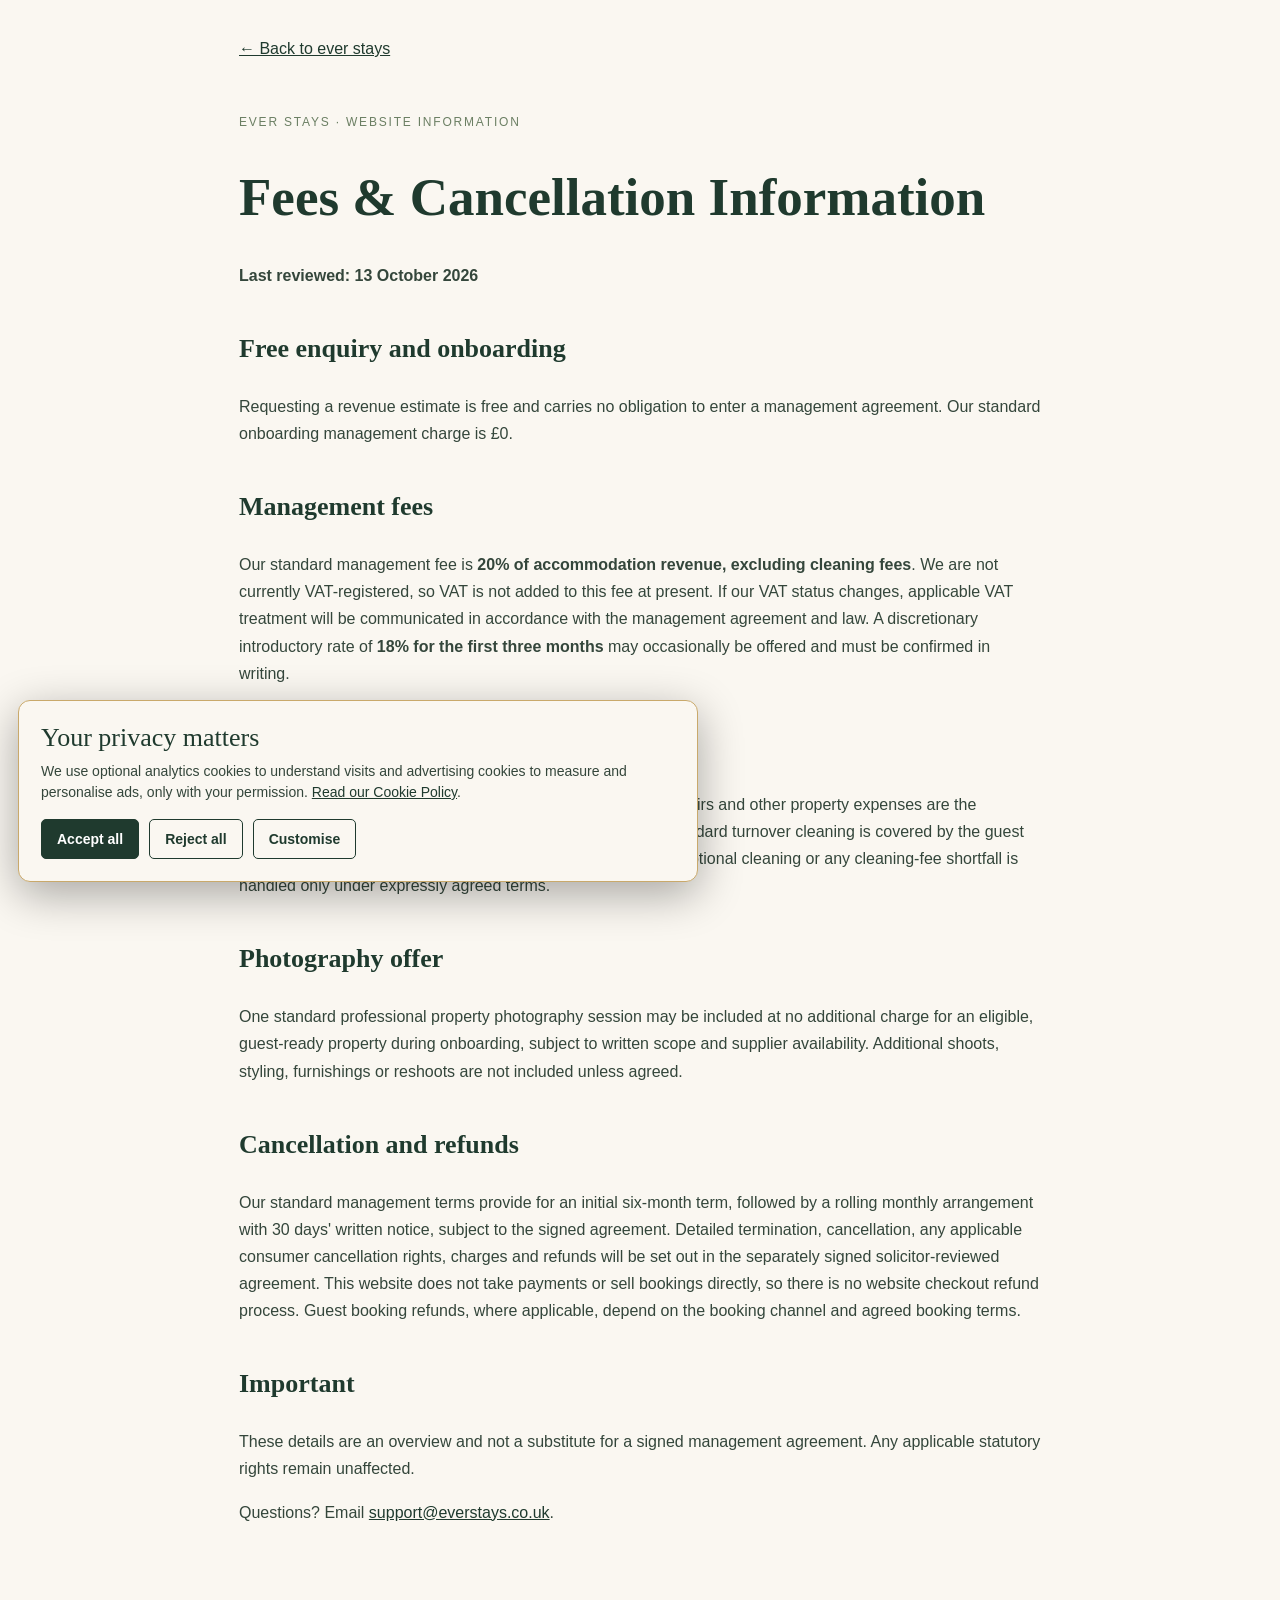
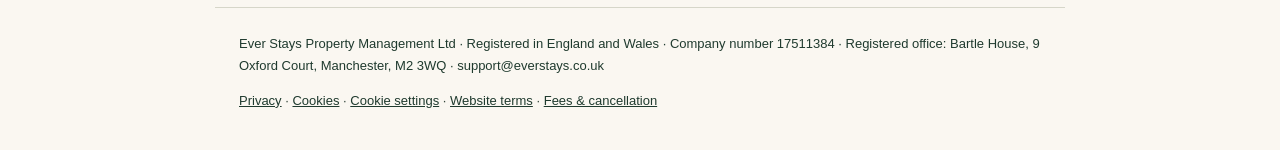
<file: fees.html>
<!doctype html><html lang="en"><head><meta charset="utf-8"><meta name="viewport" content="width=device-width,initial-scale=1"><title>Fees & Cancellation Information | ever stays</title><style>*{box-sizing:border-box}body{margin:0;background:#faf7f1;color:#1f3a2e;font-family:Arial,Helvetica,sans-serif;line-height:1.7}header,main,footer{max-width:850px;margin:auto;padding:25px 24px}header{padding-top:35px}header a,footer a,a{color:#1f3a2e}h1{font-family:Georgia,serif;font-size:clamp(34px,5vw,53px);line-height:1.1}h2{font-family:Georgia,serif;font-size:26px;margin-top:38px}p,li{color:#34463b}main{padding-bottom:65px}aside{background:#ede4d6;padding:16px 20px;border-radius:12px;margin:24px 0}footer{border-top:1px solid #d6d6c9;font-size:13px}.tag{font-size:12px;letter-spacing:.15em;text-transform:uppercase;color:#6b7f63}a:focus-visible{outline:3px solid #c9a96b}</style><link rel="stylesheet" href="consent.css"><script src="consent.js"></script><link rel="icon" type="image/png" href="[data-uri]"/><style id="v32-header-alignment">
/* Align the house icon with the left edge of the Manchester hero eyebrow.
   The hero container is 90% wide, capped at 1180px. */
@media(min-width:761px){.site-header{padding-left:max(5%, calc((100% - 1180px)/2));}}
</style></head><body><header><a href="index.html">← Back to ever stays</a></header><main><div class="tag">ever stays · Website information</div><h1>Fees & Cancellation Information</h1><p><strong>Last reviewed: 13 October 2026</strong></p><h2>Free enquiry and onboarding</h2><p>Requesting a revenue estimate is free and carries no obligation to enter a management agreement. Our standard onboarding management charge is £0.</p><h2>Management fees</h2><p>Our standard management fee is <strong>20% of accommodation revenue, excluding cleaning fees</strong>. We are not currently VAT-registered, so VAT is not added to this fee at present. If our VAT status changes, applicable VAT treatment will be communicated in accordance with the management agreement and law. A discretionary introductory rate of <strong>18% for the first three months</strong> may occasionally be offered and must be confirmed in writing.</p><h2>Other property costs</h2><p>Airbnb, Booking.com and other platform fees, maintenance, repairs and other property expenses are the landlord's responsibility unless expressly agreed otherwise. Standard turnover cleaning is covered by the guest cleaning fee and is not separately charged to the landlord. Exceptional cleaning or any cleaning-fee shortfall is handled only under expressly agreed terms.</p><h2>Photography offer</h2><p>One standard professional property photography session may be included at no additional charge for an eligible, guest-ready property during onboarding, subject to written scope and supplier availability. Additional shoots, styling, furnishings or reshoots are not included unless agreed.</p><h2>Cancellation and refunds</h2><p>Our standard management terms provide for an initial six-month term, followed by a rolling monthly arrangement with 30 days' written notice, subject to the signed agreement. Detailed termination, cancellation, any applicable consumer cancellation rights, charges and refunds will be set out in the separately signed solicitor-reviewed agreement. This website does not take payments or sell bookings directly, so there is no website checkout refund process. Guest booking refunds, where applicable, depend on the booking channel and agreed booking terms.</p><h2>Important</h2><p>These details are an overview and not a substitute for a signed management agreement. Any applicable statutory rights remain unaffected.</p><p>Questions? Email <a href="mailto:support@everstays.co.uk">support@everstays.co.uk</a>.</p></main><footer>Ever Stays Property Management Ltd · Registered in England and Wales · Company number 17511384 · Registered office: Bartle House, 9 Oxford Court, Manchester, M2 3WQ · support@everstays.co.uk<p><a href="privacy.html">Privacy</a> · <a href="cookies.html">Cookies</a> · <a href="cookie-settings.html">Cookie settings</a> · <a href="terms.html">Website terms</a> · <a href="fees.html">Fees &amp; cancellation</a></p></footer></body></html>
</file>
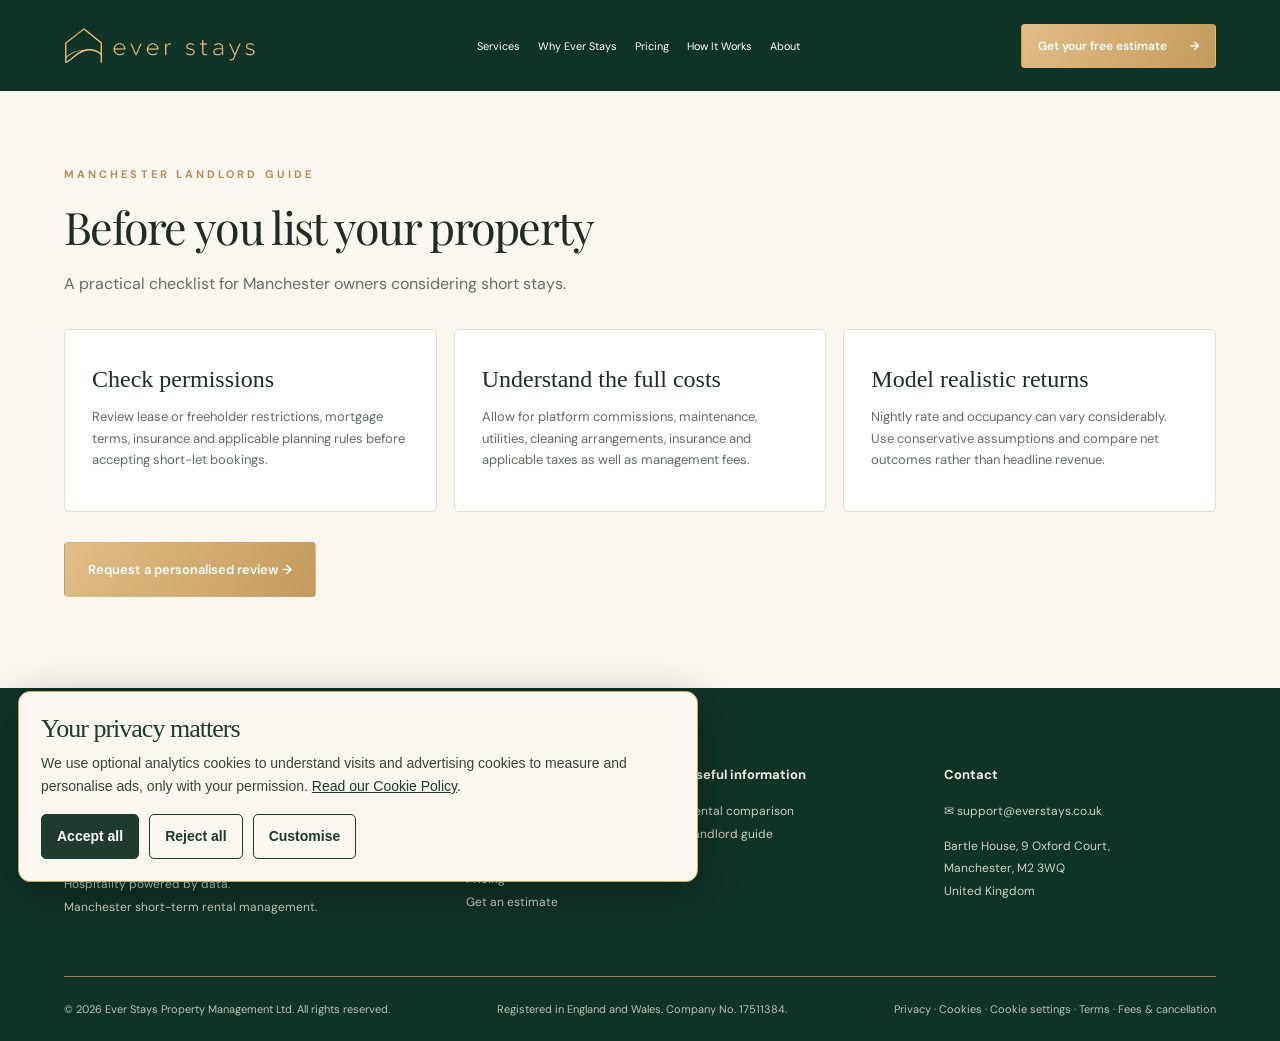
<file: landlord-guide.html>
<!DOCTYPE html>

<html lang="en"><head><meta charset="utf-8"/><meta content="width=device-width, initial-scale=1" name="viewport"/><meta content="Planning to short-let your Manchester property? Explore permissions, operating costs and realistic rental returns with the Ever Stays landlord guide." name="description"/><title>Ever Stays | Manchester Landlord Guide</title><link rel="canonical" href="https://www.everstays.co.uk/landlord-guide.html"/><link href="https://fonts.googleapis.com" rel="preconnect"/><link crossorigin="" href="https://fonts.gstatic.com" rel="preconnect"/><link href="https://fonts.googleapis.com/css2?family=DM+Sans:wght@400;500;600;700&amp;family=Manrope:wght@400;500;600;700&amp;family=Playfair+Display:wght@400;500;600&amp;display=swap" rel="stylesheet"/><style>
:root{--green:#092f23;--green2:#103b2d;--gold:#c9a46a;--cream:#faf7f1;--ink:#232825;--muted:#6d706c}*{box-sizing:border-box}html{scroll-behavior:smooth}body{margin:0;font-family:'DM Sans',sans-serif;color:var(--ink);background:var(--cream)}a{color:inherit;text-decoration:none}button,input,select,textarea{font:inherit}h1,h2{font-family:'Playfair Display',Georgia,serif;font-weight:400;letter-spacing:-.035em;margin:0 0 18px;line-height:1.16}h1{font-size:clamp(48px,5.5vw,83px)}h2{font-size:clamp(34px,3.5vw,55px)}h1.seo-page-heading{font-size:clamp(34px,3.5vw,55px);letter-spacing:-.038em}h3{font-weight:600;font-size:17px}p{line-height:1.65}.container{width:min(1350px,90%);margin:auto}.eyebrow{text-transform:uppercase;font-size:11px;letter-spacing:.28em;color:#b98d54;font-weight:700;margin:0 0 18px}.eyebrow.light{color:#e1c79e}.centered{text-align:center}.section-cream{background:var(--cream)}.btn{display:inline-flex;align-items:center;justify-content:center;gap:23px;padding:16px 23px;border-radius:4px;font-size:13px;font-weight:600;transition:transform .2s,background .2s;cursor:pointer;border:1px solid transparent}.btn:hover{transform:translateY(-2px)}.btn-gold{background:linear-gradient(120deg,#dfbd85,#bd955b);color:#fff}.btn-outline{border-color:#b99a68;color:#fff;background:#0002}.site-header{position:absolute;z-index:5;top:0;left:0;right:0;display:flex;align-items:center;gap:28px;padding:25px 5%;color:#fff}.brand{color:#d4b278;display:flex;align-items:center;flex-direction:column;gap:1px;min-width:135px;font-size:24px;letter-spacing:.13em;font-weight:400;white-space:nowrap}.brand svg{width:49px;height:38px}.site-header nav{display:flex;justify-content:center;gap:25px;flex:1}.site-header nav a{font-size:12px;white-space:nowrap}.site-header nav a:hover{color:var(--gold)}.header-cta{white-space:nowrap}.menu-toggle{display:none}.hero{height:720px;min-height:610px;position:relative;display:flex;align-items:center;color:#fff;background:#152f2a;overflow:hidden}.hero-bg{position:absolute;inset:0;background:linear-gradient(90deg,rgba(5,13,13,.88) 0%,rgba(9,18,19,.55) 43%,rgba(5,11,12,.08) 100%),url('https://images.squarespace-cdn.com/content/v1/558d3655e4b064cfb6315a93/1733752014890-18KBDPPLTKND24LNMITM/manchesterb.jpg?format=2500w') center 55%/cover}.hero-inner{position:relative;padding-top:75px}.hero-copy{max-width:490px;font-size:17px;line-height:1.5}.actions{display:flex;gap:14px;margin-top:27px}.hero-signoff{font-size:10px;letter-spacing:.25em;text-transform:uppercase;margin-top:50px}.management{padding:75px 0}.management-grid{display:grid;grid-template-columns:35% 1fr;gap:40px;align-items:center}.intro>p:last-child{max-width:400px;color:var(--muted)}.service-cards{display:grid;grid-template-columns:repeat(3,1fr);gap:16px}.photo{height:225px;background-size:cover;background-position:center;background-color:#a99a87}.photo-living,.technology-photo{background-image:url('https://images.unsplash.com/photo-1600607687920-4e2a09cf159d?w=1100&q=85&fit=crop')}.photo-bedroom,.process-photo{background-image:url('https://images.unsplash.com/photo-1611892440504-42a792e24d32?w=1000&q=85')}.photo-kitchen,.estimate-photo{background-image:url('https://images.unsplash.com/photo-1600607687939-ce8a6c25118c?w=1100&q=85')}.service-card h3{font-size:15px;margin:15px 0 6px}.service-card p{font-size:12px;color:var(--muted);margin:0 0 8px}.service-card>a{font-size:25px}.technology{background:var(--green);color:white;display:grid;grid-template-columns:36% 30% 34%;min-height:530px;overflow:hidden}.technology-photo{background-size:cover;background-position:center}.technology-copy{padding:70px 10px 55px 55px}.technology-copy h2{font-size:clamp(33px,3vw,48px)}.technology-copy>p:not(.eyebrow){font-size:14px;max-width:400px}.checks{list-style:none;padding:0;margin:22px 0}.checks li{font-size:13px;margin:14px 0;display:flex;gap:10px;align-items:center}.checks li:before{content:'✓';border:1px solid var(--gold);color:var(--gold);border-radius:50%;width:19px;height:19px;text-align:center;line-height:17px;flex:none}.coming{display:inline-block;color:#dfbf88;border:1px solid #bd9c68;border-radius:25px;padding:10px 18px;font-size:12px}.dashboard-area{display:flex;align-items:center;padding:35px 30px 35px 5px}.laptop{width:100%}.laptop-screen{display:flex;aspect-ratio:1.3;background:#f6f5ef;border:10px solid #161e1d;border-radius:13px;overflow:hidden;box-shadow:0 12px 40px #0008}.dash-side{background:#102d24;color:#c8c6bc;width:30%;display:flex;flex-direction:column;gap:20px;padding:20px 10px;font-size:11px}.dash-logo{color:var(--gold);font-size:13px}.dash-main{color:#24372d;padding:17px;width:70%;overflow:hidden}.dash-main h4{font-size:16px}.dash-main small{font-size:10px;color:#888}.dash-stats{display:flex;gap:5px}.dash-stats>div{background:white;padding:9px;flex:1}.dash-stats strong{display:block;font-size:21px}.dash-main p{font-size:11px}.dash-main svg{width:100%;height:90px}.laptop-base{height:12px;background:linear-gradient(#aaa,#555);border-radius:0 0 45% 45%;margin:0 -15px}.difference{padding:78px 0 85px}.section-lead{text-align:center;max-width:670px;margin:0 auto 45px;color:var(--muted)}.features{display:grid;grid-template-columns:repeat(4,1fr);gap:40px;text-align:center}.features article{max-width:225px;margin:auto}.feature-icon{width:78px;height:78px;border:1px solid var(--gold);color:#b4874e;border-radius:50%;display:grid;place-items:center;font-size:42px;margin:0 auto 16px}.features h3{margin:0}.features p{color:var(--muted);font-size:14px;line-height:1.45}.process{display:grid;grid-template-columns:68% 32%;min-height:410px}.process-content{padding:65px 5%}.process-content .section-lead{font-size:14px}.steps{display:grid;grid-template-columns:repeat(4,1fr);gap:20px;text-align:center}.steps span{width:56px;height:56px;border:1px solid var(--gold);border-radius:50%;display:grid;place-items:center;margin:auto;font-weight:700}.steps h3{font-size:13px}.steps p{font-size:12px;color:var(--muted)}.process-photo{background-size:cover;background-position:center}.story{display:grid;grid-template-columns:65% 35%;color:#fff;min-height:420px}.story-photo{background:linear-gradient(90deg,#061b1bc9,#13222255),url('https://images.pexels.com/photos/7784807/pexels-photo-7784807.jpeg?w=1400&q=85') center/cover;display:flex;align-items:center;padding:60px 8%}.story-photo>div{max-width:530px}.story-photo p:not(.eyebrow){font-size:14px}.story-cta{background:var(--green);padding:65px 10%;display:flex;flex-direction:column;align-items:flex-start;justify-content:center}.story-cta p:not(.eyebrow){font-size:14px}.story-cta h2{font-size:45px}.estimate{display:grid;grid-template-columns:36% 64%}.estimate-photo{background-size:cover;background-position:center}.estimate-form-wrap{padding:70px min(8%,110px)}.estimate-form-wrap h2{font-size:42px}.estimate-form-wrap>p:not(.eyebrow){font-size:14px;color:var(--muted)}.form-grid{display:grid;grid-template-columns:repeat(2,1fr);gap:15px 20px;margin:25px 0 15px}form label{display:block;font-size:12px;font-weight:600}form label b{color:#9c563f}input:not([type=checkbox]),select,textarea{display:block;width:100%;border:1px solid #d9d5ce;border-radius:3px;background:#fff;padding:12px;margin-top:7px;color:#333;min-height:43px}textarea{resize:vertical}.consent{display:flex;gap:10px;align-items:flex-start;margin:15px 0;font-weight:400}.consent input{margin-top:3px}.consent a{text-decoration:underline}.form-note{font-size:11px!important;color:#777}.form-status{font-size:12px;color:var(--green)}.contact-inner{display:grid;grid-template-columns:55% 45%;align-items:center;min-height:315px}.contact-inner>div:first-child{padding:50px 30px 50px 0}.contact-inner p:not(.eyebrow){color:var(--muted);max-width:520px}.contact-email{display:inline-block;margin-top:15px;color:#926d3e;font-weight:700}.contact-photo{height:315px;background:url('https://images.unsplash.com/photo-1600607687920-4e2a09cf159d?w=1000&q=85') center/cover}footer{background:var(--green);color:#f2eee5;padding:60px 0 25px}.footer-main{display:grid;grid-template-columns:2fr 1fr 1.2fr 1.5fr;gap:40px}.footer-brand .brand{align-items:flex-start}.footer-brand .brand svg{margin-left:35px}.footer-main h4{font-size:13px}.footer-main a:not(.brand),.footer-main p{display:block;color:#cbd2c9;font-size:12px;line-height:1.9}.footer-main a:hover{color:var(--gold)}.footer-bottom{border-top:1px solid #987a52;margin-top:45px;padding-top:25px;display:flex;justify-content:space-between;gap:20px;color:#b7c4ba;font-size:11px}.sr-only{position:absolute;width:1px;height:1px;overflow:hidden;clip:rect(0,0,0,0)}@media(max-width:1100px){.site-header{gap:12px}.site-header nav{gap:12px}.site-header nav a{font-size:10px}.header-cta{font-size:10px}.management-grid{grid-template-columns:1fr}.technology{grid-template-columns:40% 60%}.dashboard-area{grid-column:1/-1;max-width:650px;margin:auto}.technology-photo{grid-row:1}.technology-copy{grid-row:1}.process{grid-template-columns:1fr}.process-photo{height:270px}.story-cta{padding:45px 7%}}@media(max-width:760px){.site-header{position:absolute;padding:15px 5%;justify-content:space-between}.brand{font-size:19px;min-width:auto}.brand svg{width:40px;height:29px}.menu-toggle{display:block;color:white;background:none;border:0;font-size:28px;cursor:pointer}.site-header nav{display:none;position:absolute;top:78px;left:0;right:0;background:#092f23;padding:20px;flex-direction:column;gap:20px}.site-header nav.open{display:flex}.site-header nav a{font-size:14px}.header-cta{display:none}.hero{height:690px}.hero-bg{background-position:58% center}.hero-copy{font-size:15px}.actions{flex-wrap:wrap}.management{padding:55px 0}.service-cards{grid-template-columns:1fr}.photo{height:260px}.technology{display:flex;flex-direction:column}.technology-photo{height:290px}.technology-copy{padding:45px 7%}.dashboard-area{padding:20px 7% 55px;width:100%}.difference{padding:55px 0}.features{grid-template-columns:repeat(2,1fr);gap:35px 15px}.process-content{padding:55px 5%}.steps{grid-template-columns:repeat(2,1fr)}.story{grid-template-columns:1fr}.story-photo{min-height:400px}.story-cta{padding:55px 7%}.estimate{grid-template-columns:1fr}.estimate-photo{height:290px}.estimate-form-wrap{padding:55px 6%}.estimate-form-wrap h2{font-size:35px}.contact-inner{grid-template-columns:1fr}.contact-photo{height:260px}.footer-main{grid-template-columns:repeat(2,1fr);gap:30px}.footer-bottom{flex-direction:column}.desktop-only{display:none}}@media(max-width:450px){h1{font-size:45px}.hero .btn{width:100%}.features{gap:30px 10px}.form-grid{grid-template-columns:1fr}.footer-main{grid-template-columns:1fr}.dash-side{gap:12px;font-size:9px}.dash-main{padding:10px}.dash-stats strong{font-size:14px}}


/* Responsive styling */
.hero-bg{background-color:#173a2e}
.photo,.technology-photo,.process-photo,.estimate-photo,.contact-photo{background-color:#c5b49d}
.story-photo{background-color:#102d24}
@media(max-width:760px){.site-header{z-index:10}.site-header nav{box-shadow:0 15px 30px #0005}}

/* Brand-accurate refinement based on approved Ever Stays brand board */
:root{--green:#1f3a2e;--green2:#17392d;--gold:#c9a96b;--cream:#faf7f1;--muted:#666a63}
.brand{font-family:'DM Sans',sans-serif;font-weight:400;letter-spacing:.20em;gap:0;min-width:118px;font-size:21px;line-height:1.2}
.brand svg{width:47px;height:48px;overflow:visible}
.site-header{padding-top:16px;padding-bottom:16px}
.site-header .brand{font-size:19px}
.hero{height:680px}
.hero-bg{background:linear-gradient(90deg,rgba(8,14,16,.95) 0%,rgba(10,17,18,.78) 30%,rgba(10,17,18,.18) 74%,rgba(5,9,10,.06) 100%),url("https://images.squarespace-cdn.com/content/v1/558d3655e4b064cfb6315a93/1733752014890-18KBDPPLTKND24LNMITM/manchesterb.jpg?format=2500w") center 50%/cover no-repeat;background-color:#1f302d}
.photo-living{background-image:url("https://images.unsplash.com/photo-1600607687920-4e2a09cf159d?w=1600&q=85&fit=crop")}.photo-bedroom{background-image:url("https://images.unsplash.com/photo-1611892440504-42a792e24d32?w=1600&q=85&fit=crop")}.photo-kitchen{background-image:url("https://images.unsplash.com/photo-1600607687939-ce8a6c25118c?w=1600&q=85&fit=crop")}
.technology-photo{background-image:url("https://images.unsplash.com/photo-1600210492486-724fe5c67fb0?w=1600&q=85&fit=crop")}.process-photo{background-image:url("https://images.unsplash.com/photo-1611892440504-42a792e24d32?w=1600&q=85&fit=crop")}.estimate-photo{background-image:url("https://images.unsplash.com/photo-1600607687939-ce8a6c25118c?w=1600&q=85&fit=crop")}
.story-photo{background-image:linear-gradient(90deg,#061b1be0,#13222240),url("https://images.pexels.com/photos/7784807/pexels-photo-7784807.jpeg?w=1600&q=85&fit=crop")}
.contact-photo{background-image:url("https://images.unsplash.com/photo-1600607687920-4e2a09cf159d?w=1600&q=85&fit=crop")}
.btn-gold{background:linear-gradient(120deg,#e0be87,#c49b5e);color:#fff}
.feature-icon{font-family:Georgia,serif}
.site-header nav a{font-size:11px}
@media(min-width:950px){.hero-bg{background-position:center 52%}.hero-inner{padding-top:90px}}
@media(max-width:760px){.site-header{padding:14px 5%}.site-header .brand{font-size:17px}.site-header .brand svg{width:39px;height:39px}.hero{min-height:640px;height:auto}.hero-bg{background-position:58% center}.hero-inner{padding-top:145px;padding-bottom:75px}.hero-copy{font-size:15px}.brand{min-width:auto}}

:root{--green:#1F3A2E;--green2:#102e24;--gold:#C9A96B;--cream:#FAF7F1;--ink:#1b2d27}
body{background:#FAF7F1;-webkit-font-smoothing:antialiased}
.site-header{align-items:center;min-height:91px;background:linear-gradient(180deg,rgba(13,20,20,.56),rgba(13,20,20,0))}
.site-header .brand{display:flex;align-items:center;min-width:150px}
.approved-logo{display:block;width:153px;height:auto;object-fit:contain;filter:drop-shadow(0 1px 3px rgba(0,0,0,.18))}
.footer-brand .approved-logo{width:185px}
.hero h1{font-weight:400;letter-spacing:-.045em;line-height:1.04;text-shadow:0 2px 18px rgba(0,0,0,.2)}
h2{letter-spacing:-.038em}
.hero-bg{background-position:center 45%}
.service-card,.features article{transition:transform .25s ease}.service-card:hover{transform:translateY(-4px)}
.btn-primary{background:#C9A96B;color:#19352b;box-shadow:0 8px 20px rgba(10,22,18,.12)}
.technology{background:#102f24}.story-cta,footer{background:#103327}
input,select,textarea{border-radius:3px;border:1px solid #dfd7cb;background:#fffdf9}
input:focus,select:focus,textarea:focus{outline:2px solid #C9A96B;outline-offset:1px}
@media(max-width:760px){.site-header{min-height:76px}.approved-logo{width:124px}.hero-bg{background-position:57% center}.hero-inner{padding-top:150px}.footer-brand .approved-logo{width:160px}}
</style><link href="[data-uri]" rel="icon"/>
<style>
:root{--green:#1f3a2e;--green2:#102f25;--gold:#c9a96b;--cream:#faf7f1;--ink:#202c25}
body{-webkit-font-smoothing:antialiased;text-rendering:optimizeLegibility}
.brand-lockup{display:inline-flex;flex-direction:column;align-items:center;justify-content:center;color:#d4b57d;line-height:1;gap:0;min-width:130px}
.brand-mark{width:59px;height:56px;display:block;overflow:visible}
.brand-wordmark{font-family:'DM Sans',sans-serif;font-size:19px;font-weight:300;letter-spacing:.20em;white-space:nowrap;margin-right:-.2em}
.footer-brand .brand-lockup{min-width:180px}.footer-brand .brand-mark{width:78px;height:74px}.footer-brand .brand-wordmark{font-size:23px}
.site-header{backdrop-filter:blur(9px);-webkit-backdrop-filter:blur(9px)}
.hero-bg{background-position:center 52%;background-size:cover}
.hero h1,.management h2,.technology h2,.difference h2,.process h2,.story h2,.estimate h2{letter-spacing:-.035em;text-wrap:balance}
button,.btn,a{transition:transform .22s ease,background-color .22s ease,box-shadow .22s ease}
.btn:hover,button:hover{transform:translateY(-2px)}
.photo,.technology-photo,.process-photo,.estimate-photo,.contact-photo{background-position:center;background-size:cover}
@media(max-width:760px){.brand-lockup{min-width:104px}.brand-mark{width:43px;height:42px}.brand-wordmark{font-size:15px}.footer-brand .brand-mark{width:65px;height:62px}.footer-brand .brand-wordmark{font-size:20px}}
.brand-logo-image{display:block;width:150px;height:auto;object-fit:contain;filter:none}.footer-brand .brand-logo-image{width:185px}@media(max-width:760px){.brand-logo-image{width:118px}.footer-brand .brand-logo-image{width:165px}}
</style>
<script>
// Premium licensed-source photography: each remote photo loads only when available.
// Bundled local imagery remains available when viewing local files.
(function(){
 const images={
  'photo-living':'https://images.unsplash.com/photo-1600607687920-4e2a09cf159d?w=1100&q=85&fit=crop',
  'photo-bedroom':'https://images.unsplash.com/photo-1611892440504-42a792e24d32?w=1100&q=85&fit=crop',
  'photo-kitchen':'https://images.unsplash.com/photo-1600607687939-ce8a6c25118c?w=1100&q=85&fit=crop',
  'technology-photo':'https://images.unsplash.com/photo-1600210492486-724fe5c67fb0?w=1400&q=85&fit=crop',
  'process-photo':'https://images.unsplash.com/photo-1615874959474-d609969a20ed?w=1200&q=85&fit=crop',
  'estimate-photo':'https://images.unsplash.com/photo-1600607687644-c7171b42498f?w=1200&q=85&fit=crop',
  'contact-photo':'https://images.unsplash.com/photo-1600566753190-17f0baa2a6c3?w=1200&q=85&fit=crop'
 };
 Object.entries(images).forEach(([cls,url])=>{
  const el=document.querySelector('.'+cls);if(!el)return;
  const pic=new Image();pic.onload=()=>{el.style.backgroundImage='url("'+url+'")';el.dataset.photoSource='Unsplash'};pic.src=url;
 });
})();
</script>
<style>
/* V8: side-by-side identity and third-party owner portal messaging */
.site-header .brand{display:inline-flex;flex-direction:row;gap:10px;align-items:center;min-width:195px;color:#dfbd85}
.brand .brand-mark{width:43px;height:43px;flex:none}.brand .brand-wordmark{font-size:24px;letter-spacing:.11em;line-height:1;white-space:nowrap;font-weight:400}
.footer-brand .brand{display:inline-flex;flex-direction:row;align-items:center;min-width:0;gap:12px}.footer-brand .brand .brand-mark{margin:0;width:50px;height:50px}.footer-brand .brand-wordmark{font-size:26px}
.technology{grid-template-columns:34% 34% 32%}.technology-copy{padding:62px 28px 55px 48px}.technology-copy h2{font-size:clamp(31px,3vw,46px)}
.owner-benefits{display:flex;align-items:center;padding:35px 36px 35px 15px}.owner-benefits-inner{width:100%;border:1px solid #a88c5b88;padding:30px 27px;background:#ffffff0b}.owner-overline{font-size:10px;letter-spacing:.2em;text-transform:uppercase;color:#d6b87f}.owner-benefits h3{font-family:'Playfair Display',Georgia,serif;font-weight:400;font-size:26px;line-height:1.25;margin:14px 0 23px}.owner-benefit{display:flex;gap:13px;padding:12px 0;border-top:1px solid #ffffff26}.owner-benefit>span{font-family:Georgia,serif;color:#d5b47d;font-size:19px}.owner-benefit strong{font-size:13px}.owner-benefit p{font-size:12px;line-height:1.5;margin:5px 0 0;color:#e1e9e2}.owner-benefits small{display:block;color:#cad7cd;font-size:10px;line-height:1.5;margin-top:16px}.portal-note{font-size:12px!important;color:#e7d6b8}
@media(max-width:1100px){.technology{grid-template-columns:42% 58%}.owner-benefits{grid-column:1/-1;padding:0 7% 45px}.owner-benefits-inner{max-width:760px;margin:auto}.site-header .brand{min-width:160px}.brand .brand-wordmark{font-size:20px}}
@media(max-width:760px){.site-header .brand{min-width:0;gap:7px}.brand .brand-mark{width:32px;height:32px}.brand .brand-wordmark{font-size:19px}.technology{display:flex;flex-direction:column}.technology-copy{padding:42px 7%}.owner-benefits{padding:0 7% 42px}.owner-benefits-inner{padding:25px 20px}.footer-brand .brand-wordmark{font-size:24px}}
</style><style>
/* V9 — stacked footer identity, V7 photo selection, compact estimate form */
.footer-brand .brand{display:inline-flex;flex-direction:column;align-items:center;gap:5px;min-width:0;width:max-content}
.footer-brand .brand .brand-mark{width:72px;height:72px;margin:0}
.footer-brand .brand .brand-wordmark{font-size:25px;letter-spacing:.13em}
.footer-brand>p{margin-top:16px}
/* On laptops, keep the full form and submit button within a typical viewport. */
@media(min-width:761px){
 .estimate{grid-template-columns:34% 66%;align-items:stretch}
 .estimate-form-wrap{padding:24px clamp(24px,3.5vw,58px) 20px}
 .estimate-form-wrap .eyebrow{margin-bottom:5px}
 .estimate-form-wrap h2{font-size:clamp(27px,2.6vw,36px);line-height:1.12;margin-bottom:7px}
 .estimate-form-wrap>p:not(.eyebrow){font-size:12px;line-height:1.4;margin:0}
 .form-grid{gap:8px 14px;margin:13px 0 8px}
 form label{font-size:11px}
 input:not([type=checkbox]),select,textarea{min-height:35px;padding:7px 10px;margin-top:4px;font-size:12px}
 textarea{min-height:45px;max-height:65px}
 .consent{margin:8px 0;line-height:1.3}
 .form-note{font-size:10px!important;margin:5px 0}
 .estimate-form-wrap .btn{padding:11px 16px}
 .form-status{margin:5px 0}
}
@media(max-width:760px){
 .footer-brand .brand{align-items:center}
 .estimate-form-wrap{padding:30px 5% 20px}
 .estimate-form-wrap h2{font-size:32px}
 .form-grid{gap:10px;margin:14px 0}
 .estimate-form-wrap form button[type=submit]{position:sticky;bottom:8px;z-index:3;width:100%;box-shadow:0 4px 20px #092f2340}
}
@media(max-width:430px){.form-grid{grid-template-columns:1fr 1fr;gap:8px}.form-grid label{font-size:11px}.form-grid input,.form-grid select{font-size:12px;padding:8px 6px}}
</style><style>
/* V13: exact Manchester skyline image selected by the owner, bundled locally */
.hero-bg{background-image:linear-gradient(90deg,rgba(8,14,16,.89) 0%,rgba(10,17,18,.67) 34%,rgba(10,17,18,.10) 78%,rgba(5,9,10,.04) 100%),url("https://images.squarespace-cdn.com/content/v1/558d3655e4b064cfb6315a93/1733752014890-18KBDPPLTKND24LNMITM/manchesterb.jpg?format=2500w")!important;background-position:center center!important;background-size:cover!important;}
</style>
<style>
/* V16 conversion and editorial improvements */
.v16-advantage,.v16-pricing,.v16-calculator,.v16-founder,.v16-journey{padding:95px 0}.v16-split{display:grid;grid-template-columns:1fr 1fr;gap:clamp(36px,6vw,110px);align-items:center}.v16-advantage{background:#12382b;color:#f8f3e9}.v16-advantage p:not(.eyebrow),.v16-calculator p{color:#d3dfd5}.v16-grid{display:grid;grid-template-columns:1fr 1fr;gap:15px}.v16-grid article{padding:24px;border:1px solid #ffffff30;background:#ffffff08}.v16-grid article span,.v16-steps article span{color:var(--gold);font-size:12px;letter-spacing:.1em}.v16-grid article p{font-size:13px;line-height:1.55}.v16-grid h3{font-size:16px}.v16-pricing{background:#f4eee4}.v16-fee{display:flex;align-items:center;gap:22px;margin:22px 0}.v16-fee strong{font-size:90px;font-weight:400;font-family:Georgia,serif;color:#214b39;line-height:1}.v16-fee strong span{font-size:42px}.v16-fee small,.v16-small{color:#767a70;font-size:12px;line-height:1.7}.v16-inclusions{background:#fff;padding:38px;box-shadow:0 16px 60px #17291a12}.v16-inclusions ul{list-style:none;padding:0;columns:2;column-gap:28px}.v16-inclusions li{font-size:13px;break-inside:avoid;margin:0 0 15px;padding-left:20px;position:relative}.v16-inclusions li:before{content:'✓';position:absolute;left:0;color:#b08a51}.v16-cost-note{border-top:1px solid #e4e0d7;padding-top:20px;font-size:12px;color:#666}.v16-calculator{background:#102f25;color:white}.v16-calc-card{background:#fbf8f1;color:#26372c;padding:36px;border-radius:4px}.v16-calc-card label{display:flex;justify-content:space-between;font-size:13px;font-weight:600;margin:0 0 10px}.v16-calc-card output{color:#8e6c39;font-size:18px}.v16-calc-card input[type=range]{display:block;width:100%;accent-color:#bd965c;margin:0 0 28px}.v16-calc-result>div{display:flex;align-items:center;justify-content:space-between;gap:14px;padding:12px 0;border-bottom:1px solid #deddd4}.v16-calc-result span{font-size:12px}.v16-calc-result strong{font-size:18px;white-space:nowrap}.v16-calc-result .v16-total strong{font-size:26px;color:#214b39}.v16-calc-card small{display:block;font-size:10px;line-height:1.5;color:#777;margin:14px 0 22px}.v16-calc-card .btn{width:100%}.v16-founder{background:#fff}.v16-founder-visual{min-height:430px;background:linear-gradient(0deg,#0b251fe0,#183d3130),url('https://images.squarespace-cdn.com/content/v1/558d3655e4b064cfb6315a93/1733752014890-18KBDPPLTKND24LNMITM/manchesterb.jpg?format=1200w') center/cover;display:flex;align-items:end;padding:40px;color:#fff}.v16-founder-visual span{display:block;color:#e2bf82;font-size:13px;letter-spacing:.17em;text-transform:uppercase}.v16-founder-visual strong{font-family:Georgia,serif;font-size:37px;font-weight:400}.v16-founder p:not(.eyebrow){color:#636c63}.v16-outline{border:1px solid #a88954;color:#294533}.v16-journey{background:#faf7f1;text-align:center}.v16-steps{display:grid;grid-template-columns:repeat(6,1fr);gap:14px;margin-top:40px;text-align:left}.v16-steps article{border-top:1px solid #bb9b6d;padding-top:18px}.v16-steps h3{font-size:15px}.v16-steps p{font-size:12px;color:#72756d}.hero-signoff{letter-spacing:.13em;line-height:1.8}.site-header nav{gap:15px}.site-header nav a{font-size:11px}.v16-calc-card .btn{color:white}
@media(max-width:1050px){.v16-steps{grid-template-columns:repeat(3,1fr)}.site-header nav{gap:10px}.site-header nav a{font-size:10px}}
@media(max-width:760px){.v16-advantage,.v16-pricing,.v16-calculator,.v16-founder,.v16-journey{padding:55px 0}.v16-split{grid-template-columns:1fr;gap:28px}.v16-grid{grid-template-columns:1fr 1fr}.v16-grid article{padding:16px}.v16-inclusions{padding:24px}.v16-inclusions ul{columns:1}.v16-steps{grid-template-columns:repeat(2,1fr)}.v16-founder-visual{min-height:300px}.v16-calc-card{padding:24px}.v16-fee strong{font-size:72px}.hero-signoff{font-size:9px}}
</style><style>
.v17-offer{background:#e9e0d1;padding:23px 0;border-block:1px solid #d3c3aa}.v17-offer-inner{display:flex;align-items:center;justify-content:space-between;gap:22px;flex-wrap:wrap}.v17-offer strong{font-family:Georgia,serif;font-size:27px;color:#153c2c}.v17-offer p{margin:4px 0;font-size:13px;color:#4b514b}.v17-offer small{display:block;font-size:11px;color:#62655e}.v17-tag{font-size:10px;letter-spacing:.17em;color:#946d3e;font-weight:700;text-transform:uppercase}.v17-section{padding:85px 0}.v17-lead{max-width:680px;color:#686d67}.v17-grid{display:grid;grid-template-columns:repeat(3,1fr);gap:17px;margin-top:32px}.v17-card{background:white;border:1px solid #e5ded2;padding:27px;border-radius:5px}.v17-card h3{font-family:Georgia,serif;font-weight:400;font-size:24px;margin:9px 0}.v17-card p{font-size:13px;color:#656b65}.v17-number{font-size:11px;color:#a47e4a;letter-spacing:.16em}.v17-dark{background:#103b2d;color:white}.v17-dark .v17-lead{color:#cbd4cc}.v17-dark .v17-card{background:#194635;border-color:#3b5e4b}.v17-dark .v17-card p{color:#d2dcd3}.v17-compare{display:grid;grid-template-columns:1fr 1fr;gap:30px;align-items:start}.v17-panel{padding:30px;background:#fff;border:1px solid #e1dbce;border-radius:5px}.v17-panel label{font-size:13px;display:block;margin:12px 0}.v17-panel input[type=range]{width:100%;accent-color:#a7824d}.v17-result{display:flex;justify-content:space-between;border-bottom:1px solid #e9e4da;padding:11px 0;font-size:13px;gap:12px}.v17-result strong{white-space:nowrap}.v17-panel small{font-size:11px;color:#697068;line-height:1.5;display:block;margin-top:14px}.v17-area{display:grid;grid-template-columns:repeat(3,1fr);gap:14px;margin-top:25px}.v17-area article{padding:22px;border:1px solid #dcd6cb;background:#fff}.v17-area h3{font-family:Georgia,serif;font-weight:400;font-size:23px}.v17-area p{font-size:12px;color:#6b6e67}.v17-cta-line{display:flex;gap:14px;flex-wrap:wrap;margin-top:25px}.v17-steps{display:grid;grid-template-columns:repeat(3,1fr);gap:20px;margin-top:30px}.v17-steps article{border-top:1px solid #b39463;padding-top:18px}.v17-steps span{color:#c8a675;font-size:12px}.v17-steps h3{font-family:Georgia,serif;font-weight:400;font-size:22px}.v17-steps p{font-size:13px;color:#d5ded6}.v17-faq details{border-bottom:1px solid #ddd5c9;padding:19px 0}.v17-faq summary{font-weight:600;cursor:pointer}.v17-faq p{font-size:14px;color:#656a63;max-width:800px}.v17-faq{max-width:900px}.v17-highlight{color:#a77c43;font-weight:700}.v17-contact-bar{position:fixed;bottom:0;left:0;right:0;background:#103b2d;padding:10px 5%;display:none;z-index:12;box-shadow:0 -4px 20px #0003}.v17-contact-bar a{color:white;background:#b8935d;display:block;text-align:center;padding:12px;font-weight:600;font-size:13px}.v17-note{font-size:12px;color:#6a6e68}.v17-pill{display:inline-block;border:1px solid #b79a69;padding:6px 11px;border-radius:30px;font-size:11px;margin:5px 7px 0 0}
@media(max-width:760px){.v17-section{padding:55px 0}.v17-grid,.v17-area,.v17-steps,.v17-compare{grid-template-columns:1fr}.v17-contact-bar{display:block}body{padding-bottom:0}.v17-offer strong{font-size:23px}.v17-panel{padding:20px}}
</style><style id="v18-header-fix">
/* Keep the premium header within the viewport at every size. */
.site-header{width:100%;max-width:100%;box-sizing:border-box;gap:clamp(12px,2vw,28px)}
.site-header .brand{flex:0 0 auto;min-width:0;white-space:nowrap}
.site-header nav{min-width:0;flex:1 1 auto;gap:clamp(10px,1.4vw,24px);align-items:center}
.site-header nav a{font-size:clamp(10px,.85vw,12px);white-space:nowrap}
.site-header .header-cta{flex:0 0 auto;padding:13px 16px;font-size:12px}
@media(max-width:1180px){
 .site-header{justify-content:space-between;flex-wrap:nowrap}
 .site-header .menu-toggle{display:block;order:3;color:#fff;background:transparent;border:0;font-size:27px;cursor:pointer;flex:0 0 auto}
 .site-header nav{display:none;position:absolute;top:100%;left:0;right:0;background:#092f23;box-shadow:0 15px 30px #0005;padding:22px 5%;flex-direction:column;align-items:stretch;gap:0;max-height:calc(100vh - 90px);overflow-y:auto}
 .site-header nav.open{display:flex}
 .site-header nav a{font-size:14px;padding:11px 4px;border-bottom:1px solid #ffffff18}
 .site-header .header-cta{margin-left:auto}
}
@media(max-width:760px){.site-header .header-cta{display:none}.site-header nav{top:100%}}
@media(max-width:380px){.site-header .brand-wordmark{font-size:17px}.site-header .brand-mark{width:29px;height:29px}}
</style><style>html,body{max-width:100%;overflow-x:clip}main{padding-top:90px;min-height:70vh}.v17-section{padding-top:75px;padding-bottom:75px}</style><link href="consent.css" rel="stylesheet"/><script src="consent.js"></script><style id="v28-logo-refinement">
.site-header a.brand{display:inline-flex!important;flex-direction:row!important;align-items:center!important;gap:9px!important;min-width:0!important;letter-spacing:normal!important}
.site-header .logo-mark{display:block;width:39px;height:39px;object-fit:contain;flex:none}
.site-header .logo-wordmark{display:block;width:144px;height:auto;object-fit:contain;transform:translateY(5px)}
.footer-brand a.brand{display:inline-flex!important;flex-direction:column!important;align-items:flex-start!important;min-width:0!important}
.footer-brand .logo-footer{display:block;width:190px;max-width:100%;height:auto;object-fit:contain}
@media(max-width:760px){.site-header .logo-mark{width:32px;height:32px}.site-header .logo-wordmark{width:116px;transform:translateY(3px)}.footer-brand .logo-footer{width:165px}}
@media(max-width:380px){.site-header .logo-mark{width:28px;height:28px}.site-header .logo-wordmark{width:106px;transform:translateY(3px)}}
</style><link rel="icon" type="image/png" href="[data-uri]"/><style id="v32-header-alignment">
/* Align the house icon with the left edge of the Manchester hero eyebrow.
   The hero container is 90% wide, capped at 1180px. */
@media(min-width:761px){.site-header{padding-left:max(5%, calc((100% - 1180px)/2));}}
</style><style id="v40-secondary-page-header">
.site-header { background: #103327 !important; }
</style>
<style id="v47-mobile-cta-match">
/* The v17-contact-bar and its link inherit the same original CSS as the homepage. */
@media(max-width:760px){
  .v17-contact-bar{display:block}
  body{padding-bottom:0}
  footer{padding-bottom:calc(25px + 59px + env(safe-area-inset-bottom))}
}
</style></head><body>
<header class="site-header" id="top"><a aria-label="Ever Stays home" class="brand" href="index.html"><img alt="" class="logo-mark" src="[data-uri]"/><img alt="ever stays" class="logo-wordmark" src="[data-uri]"/></a><button aria-controls="navigation" aria-expanded="false" class="menu-toggle">☰ <span class="sr-only">Menu</span></button><nav aria-label="Main navigation" id="navigation"><a href="index.html#management">Services</a><a href="index.html#technology">Why Ever Stays</a><a href="index.html#pricing">Pricing</a><a href="index.html#process">How It Works</a><a href="index.html#founder">About</a></nav><a class="btn btn-gold header-cta" href="index.html#estimate">Get your free estimate <span>→</span></a></header>
<main><section class="v17-section section-cream" id="landlord-guides"><div class="container"><p class="eyebrow">Manchester landlord guide</p><h1 class="seo-page-heading">Before you list your property</h1><p class="v17-lead">A practical checklist for Manchester owners considering short stays.</p><div class="v17-grid"><article class="v17-card"><h3>Check permissions</h3><p>Review lease or freeholder restrictions, mortgage terms, insurance and applicable planning rules before accepting short-let bookings.</p></article><article class="v17-card"><h3>Understand the full costs</h3><p>Allow for platform commissions, maintenance, utilities, cleaning arrangements, insurance and applicable taxes as well as management fees.</p></article><article class="v17-card"><h3>Model realistic returns</h3><p>Nightly rate and occupancy can vary considerably. Use conservative assumptions and compare net outcomes rather than headline revenue.</p></article></div><p style="margin-top:30px"><a class="btn btn-gold" href="index.html#estimate">Request a personalised review →</a></p></div></section></main>
<footer><div class="container footer-main"><div class="footer-brand"><a class="brand" href="index.html#top"><img alt="ever stays" class="logo-footer" src="[data-uri]"/></a><p>Hospitality powered by data.<br/>Manchester short-term rental management.</p></div><div><h4>Explore</h4><a href="index.html#management">Services</a><a href="index.html#technology">Why Ever Stays</a><a href="index.html#process">How it works</a><a href="index.html#pricing">Pricing</a><a href="index.html#estimate">Get an estimate</a></div><div><h4>Useful information</h4><a href="compare.html">Rental comparison</a><a href="landlord-guide.html">Landlord guide</a></div><div><h4>Contact</h4><a href="mailto:support@everstays.co.uk">✉ support@everstays.co.uk</a><p>Bartle House, 9 Oxford Court,<br/>Manchester, M2 3WQ<br/>United Kingdom</p></div></div><div class="container footer-bottom"><span>© <span id="year">2026</span> Ever Stays Property Management Ltd. All rights reserved.</span><span>Registered in England and Wales. Company No. 17511384.</span><span><a href="privacy.html">Privacy</a>  ·  <a href="cookies.html">Cookies</a>  ·  <a href="cookie-settings.html">Cookie settings</a>  ·  <a href="terms.html">Terms</a>  ·  <a href="fees.html">Fees &amp; cancellation</a></span></div></footer><script>
const menu=document.querySelector('.menu-toggle'),nav=document.querySelector('#navigation');menu?.addEventListener('click',()=>{let open=nav.classList.toggle('open');menu.setAttribute('aria-expanded',String(open))});nav?.querySelectorAll('a').forEach(a=>a.addEventListener('click',()=>{nav.classList.remove('open');menu.setAttribute('aria-expanded','false')}));document.querySelector('#year').textContent=new Date().getFullYear();document.querySelector('#revenue-form')?.addEventListener('submit',e=>{e.preventDefault();const form=e.currentTarget;if(!form.reportValidity())return;const fields=[...new FormData(form).entries()].map(([k,v])=>`${k}: ${v}`).join('\n');const subject=encodeURIComponent('Free Revenue Estimate Enquiry - Ever Stays');const body=encodeURIComponent(`Hello Ever Stays,\n\nPlease prepare a free property revenue estimate.\n\n${fields}\n\nSent from everstays.co.uk enquiry form.`);document.querySelector('#form-status').textContent='Your email application will open with your enquiry. Please press Send to submit it.';window.location.href=`mailto:support@everstays.co.uk?subject=${subject}&body=${body}`});

</script><script>(function(){const rate=document.getElementById('rate'),occ=document.getElementById('occupancy');if(!rate||!occ)return;const money=n=>new Intl.NumberFormat('en-GB',{style:'currency',currency:'GBP',maximumFractionDigits:0}).format(n);function update(){const r=Number(rate.value),o=Number(occ.value),n=Math.round(365*o/100),gross=365*o/100*r,fee=gross*.2;document.getElementById('rate-output').textContent=money(r);document.getElementById('occupancy-output').textContent=o+'%';document.getElementById('nights-result').textContent=n;document.getElementById('revenue-result').textContent=money(gross);document.getElementById('fee-result').textContent=money(fee);document.getElementById('net-result').textContent=money(gross-fee)}rate.addEventListener('input',update);occ.addEventListener('input',update);update()})();</script><script>(function(){const ids=['v17-rate','v17-occ','v17-exp','v17-rent','v17-longcost'];const inputs=ids.map(x=>document.getElementById(x));if(inputs.some(x=>!x))return;const gbp=n=>new Intl.NumberFormat('en-GB',{style:'currency',currency:'GBP',maximumFractionDigits:0}).format(n);function update(){const [rate,occ,exp,rent,longcost]=inputs.map(x=>+x.value);document.getElementById('v17-rate-label').textContent=gbp(rate);document.getElementById('v17-occ-label').textContent=occ+'%';document.getElementById('v17-exp-label').textContent=gbp(exp);document.getElementById('v17-rent-label').textContent=gbp(rent);document.getElementById('v17-longcost-label').textContent=gbp(longcost);const sh=rate*365*occ/100*.8-exp,lg=rent*12-longcost;document.getElementById('v17-short-result').textContent=gbp(sh);document.getElementById('v17-long-result').textContent=gbp(lg);document.getElementById('v17-diff-result').textContent=(sh-lg>=0?'+':'')+gbp(sh-lg)}inputs.forEach(x=>x.addEventListener('input',update));update()})();</script><div class="v17-contact-bar"><a href="index.html#estimate">Get your free revenue estimate →</a></div></body></html>
</file>
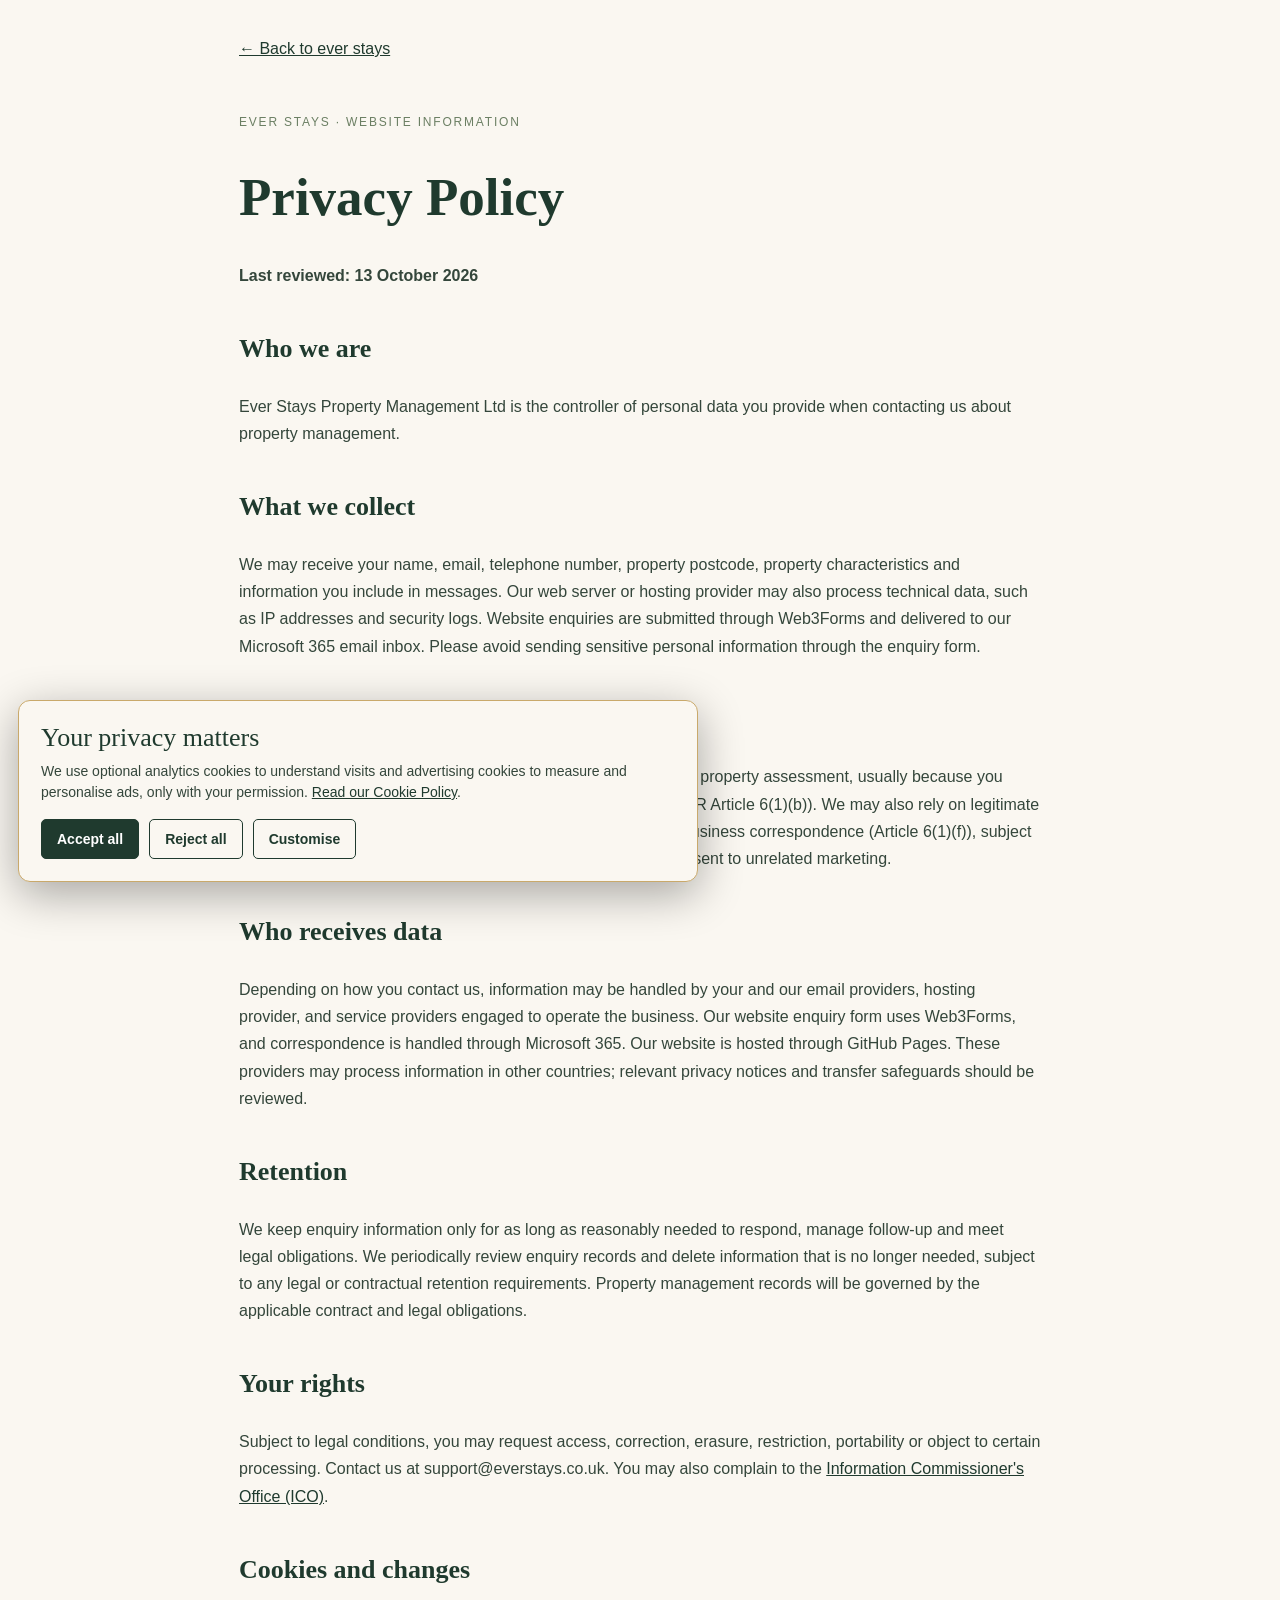
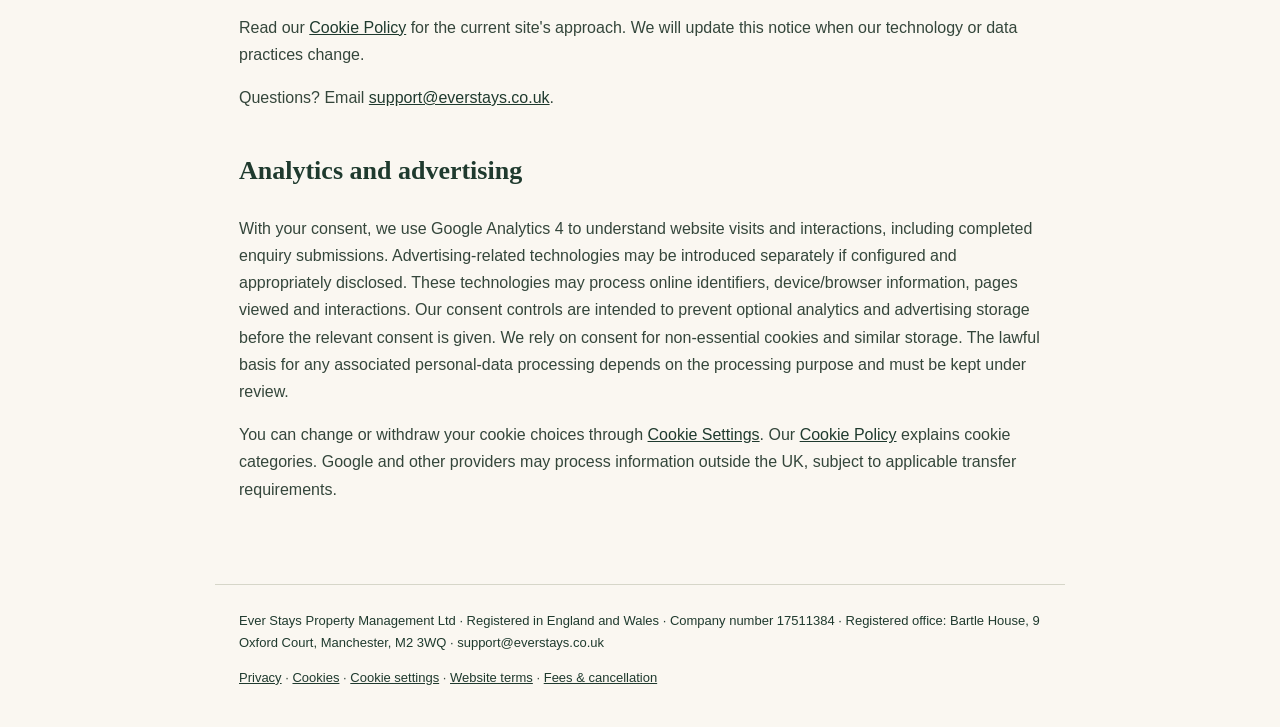
<file: privacy.html>
<!doctype html><html lang="en"><head><meta charset="utf-8"><meta name="viewport" content="width=device-width,initial-scale=1"><title>Privacy Policy | ever stays</title><style>*{box-sizing:border-box}body{margin:0;background:#faf7f1;color:#1f3a2e;font-family:Arial,Helvetica,sans-serif;line-height:1.7}header,main,footer{max-width:850px;margin:auto;padding:25px 24px}header{padding-top:35px}header a,footer a,a{color:#1f3a2e}h1{font-family:Georgia,serif;font-size:clamp(34px,5vw,53px);line-height:1.1}h2{font-family:Georgia,serif;font-size:26px;margin-top:38px}p,li{color:#34463b}main{padding-bottom:65px}aside{background:#ede4d6;padding:16px 20px;border-radius:12px;margin:24px 0}footer{border-top:1px solid #d6d6c9;font-size:13px}.tag{font-size:12px;letter-spacing:.15em;text-transform:uppercase;color:#6b7f63}a:focus-visible{outline:3px solid #c9a96b}</style><link rel="stylesheet" href="consent.css"><script src="consent.js"></script><link rel="icon" type="image/png" href="[data-uri]"/><style id="v32-header-alignment">
/* Align the house icon with the left edge of the Manchester hero eyebrow.
   The hero container is 90% wide, capped at 1180px. */
@media(min-width:761px){.site-header{padding-left:max(5%, calc((100% - 1180px)/2));}}
</style></head><body><header><a href="index.html">← Back to ever stays</a></header><main><div class="tag">ever stays · Website information</div><h1>Privacy Policy</h1><p><strong>Last reviewed: 13 October 2026</strong></p><h2>Who we are</h2><p>Ever Stays Property Management Ltd is the controller of personal data you provide when contacting us about property management.</p><h2>What we collect</h2><p>We may receive your name, email, telephone number, property postcode, property characteristics and information you include in messages. Our web server or hosting provider may also process technical data, such as IP addresses and security logs. Website enquiries are submitted through Web3Forms and delivered to our Microsoft 365 email inbox. Please avoid sending sensitive personal information through the enquiry form.</p><h2>Why and lawful basis</h2><p>We use enquiry details to respond to your request and prepare a property assessment, usually because you have asked us to take steps before entering a contract (UK GDPR Article 6(1)(b)). We may also rely on legitimate interests for proportionate enquiry administration, security and business correspondence (Article 6(1)(f)), subject to assessment. We do not treat a request for an estimate as consent to unrelated marketing.</p><h2>Who receives data</h2><p>Depending on how you contact us, information may be handled by your and our email providers, hosting provider, and service providers engaged to operate the business. Our website enquiry form uses Web3Forms, and correspondence is handled through Microsoft 365. Our website is hosted through GitHub Pages. These providers may process information in other countries; relevant privacy notices and transfer safeguards should be reviewed.</p><h2>Retention</h2><p>We keep enquiry information only for as long as reasonably needed to respond, manage follow-up and meet legal obligations. We periodically review enquiry records and delete information that is no longer needed, subject to any legal or contractual retention requirements. Property management records will be governed by the applicable contract and legal obligations.</p><h2>Your rights</h2><p>Subject to legal conditions, you may request access, correction, erasure, restriction, portability or object to certain processing. Contact us at support@everstays.co.uk. You may also complain to the <a href="https://ico.org.uk/make-a-complaint/">Information Commissioner's Office (ICO)</a>.</p><h2>Cookies and changes</h2><p>Read our <a href="cookies.html">Cookie Policy</a> for the current site's approach. We will update this notice when our technology or data practices change.</p><p>Questions? Email <a href="mailto:support@everstays.co.uk">support@everstays.co.uk</a>.</p><h2>Analytics and advertising</h2><p>With your consent, we use Google Analytics 4 to understand website visits and interactions, including completed enquiry submissions. Advertising-related technologies may be introduced separately if configured and appropriately disclosed. These technologies may process online identifiers, device/browser information, pages viewed and interactions. Our consent controls are intended to prevent optional analytics and advertising storage before the relevant consent is given. We rely on consent for non-essential cookies and similar storage. The lawful basis for any associated personal-data processing depends on the processing purpose and must be kept under review.</p><p>You can change or withdraw your cookie choices through <a href="cookie-settings.html">Cookie Settings</a>. Our <a href="cookies.html">Cookie Policy</a> explains cookie categories. Google and other providers may process information outside the UK, subject to applicable transfer requirements.</p></main><footer>Ever Stays Property Management Ltd · Registered in England and Wales · Company number 17511384 · Registered office: Bartle House, 9 Oxford Court, Manchester, M2 3WQ · support@everstays.co.uk<p><a href="privacy.html">Privacy</a> · <a href="cookies.html">Cookies</a> · <a href="cookie-settings.html">Cookie settings</a> · <a href="terms.html">Website terms</a> · <a href="fees.html">Fees &amp; cancellation</a></p></footer></body></html>
</file>
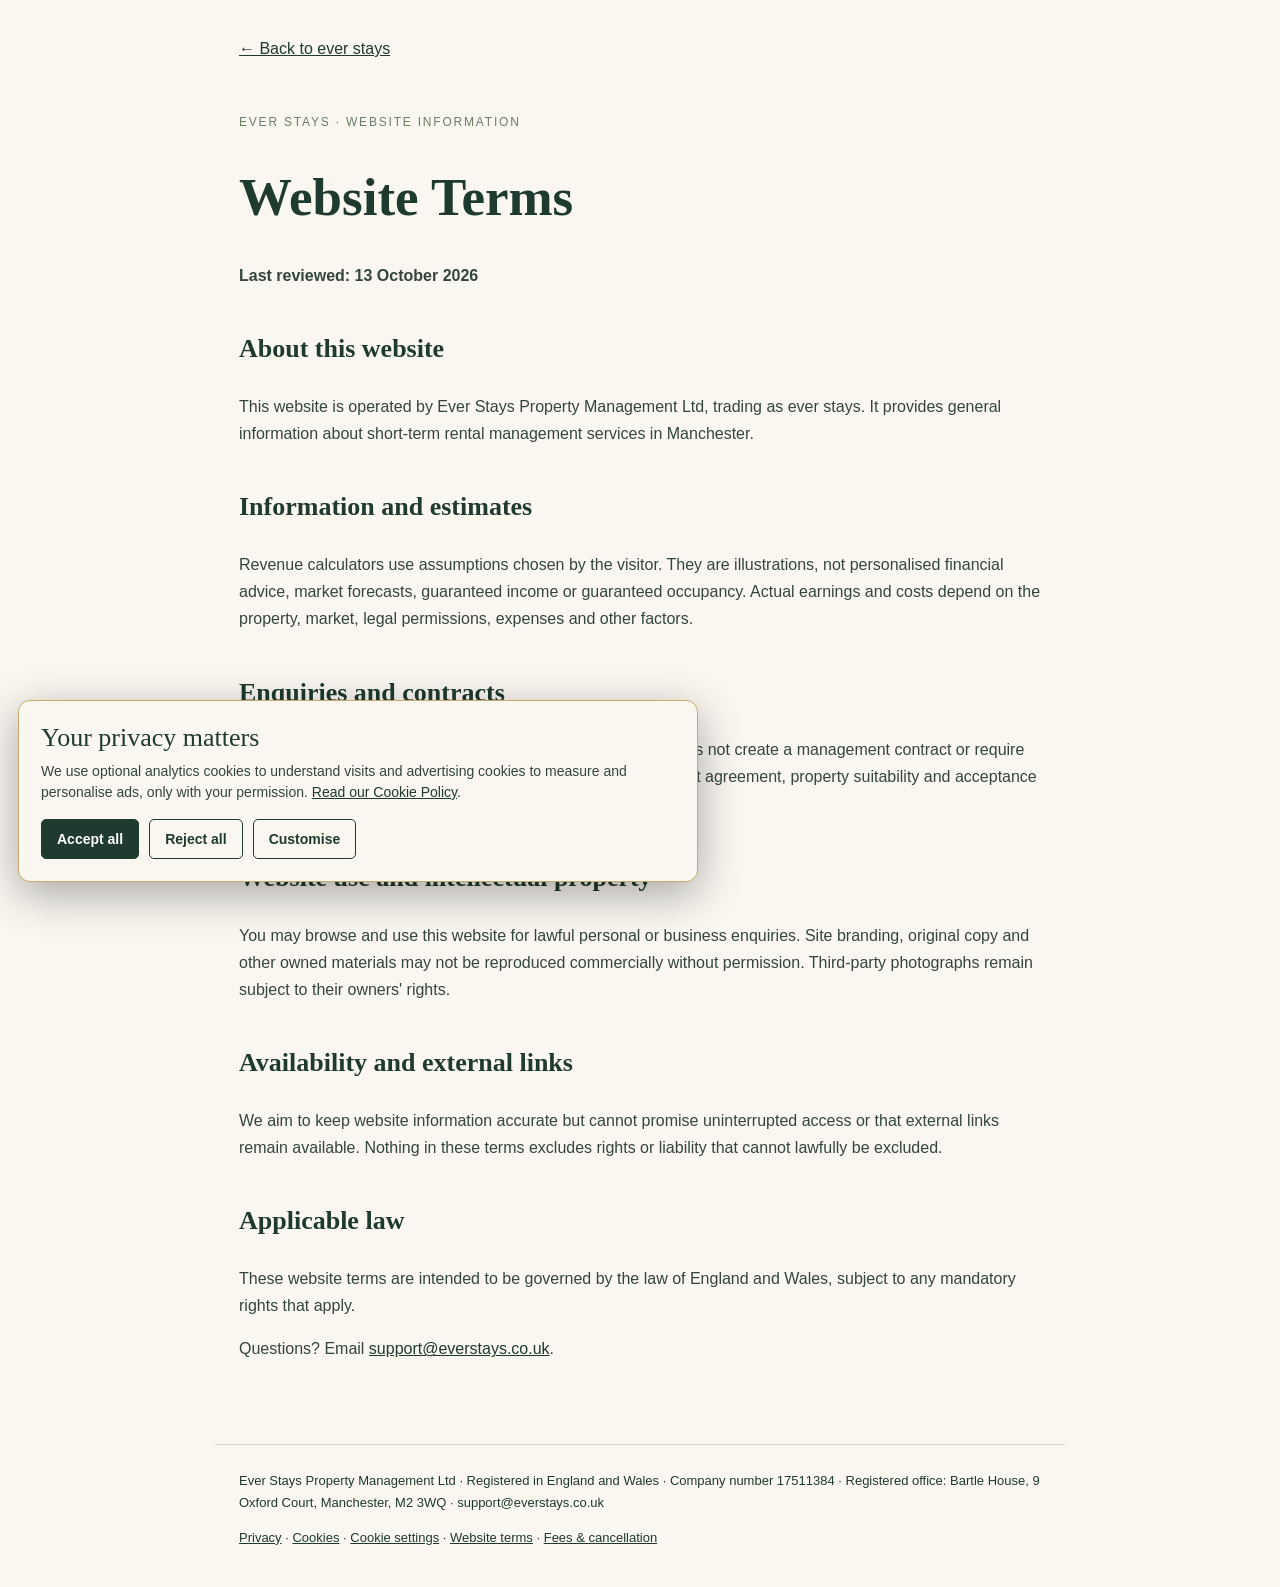
<file: terms.html>
<!doctype html><html lang="en"><head><meta charset="utf-8"><meta name="viewport" content="width=device-width,initial-scale=1"><title>Website Terms | ever stays</title><style>*{box-sizing:border-box}body{margin:0;background:#faf7f1;color:#1f3a2e;font-family:Arial,Helvetica,sans-serif;line-height:1.7}header,main,footer{max-width:850px;margin:auto;padding:25px 24px}header{padding-top:35px}header a,footer a,a{color:#1f3a2e}h1{font-family:Georgia,serif;font-size:clamp(34px,5vw,53px);line-height:1.1}h2{font-family:Georgia,serif;font-size:26px;margin-top:38px}p,li{color:#34463b}main{padding-bottom:65px}aside{background:#ede4d6;padding:16px 20px;border-radius:12px;margin:24px 0}footer{border-top:1px solid #d6d6c9;font-size:13px}.tag{font-size:12px;letter-spacing:.15em;text-transform:uppercase;color:#6b7f63}a:focus-visible{outline:3px solid #c9a96b}</style><link rel="stylesheet" href="consent.css"><script src="consent.js"></script><link rel="icon" type="image/png" href="[data-uri]"/><style id="v32-header-alignment">
/* Align the house icon with the left edge of the Manchester hero eyebrow.
   The hero container is 90% wide, capped at 1180px. */
@media(min-width:761px){.site-header{padding-left:max(5%, calc((100% - 1180px)/2));}}
</style></head><body><header><a href="index.html">← Back to ever stays</a></header><main><div class="tag">ever stays · Website information</div><h1>Website Terms</h1><p><strong>Last reviewed: 13 October 2026</strong></p><h2>About this website</h2><p>This website is operated by Ever Stays Property Management Ltd, trading as ever stays. It provides general information about short-term rental management services in Manchester.</p><h2>Information and estimates</h2><p>Revenue calculators use assumptions chosen by the visitor. They are illustrations, not personalised financial advice, market forecasts, guaranteed income or guaranteed occupancy. Actual earnings and costs depend on the property, market, legal permissions, expenses and other factors.</p><h2>Enquiries and contracts</h2><p>Submitting an enquiry or requesting a free revenue estimate does not create a management contract or require payment. Services are subject to a separate written management agreement, property suitability and acceptance by both parties.</p><h2>Website use and intellectual property</h2><p>You may browse and use this website for lawful personal or business enquiries. Site branding, original copy and other owned materials may not be reproduced commercially without permission. Third-party photographs remain subject to their owners' rights.</p><h2>Availability and external links</h2><p>We aim to keep website information accurate but cannot promise uninterrupted access or that external links remain available. Nothing in these terms excludes rights or liability that cannot lawfully be excluded.</p><h2>Applicable law</h2><p>These website terms are intended to be governed by the law of England and Wales, subject to any mandatory rights that apply.</p><p>Questions? Email <a href="mailto:support@everstays.co.uk">support@everstays.co.uk</a>.</p></main><footer>Ever Stays Property Management Ltd · Registered in England and Wales · Company number 17511384 · Registered office: Bartle House, 9 Oxford Court, Manchester, M2 3WQ · support@everstays.co.uk<p><a href="privacy.html">Privacy</a> · <a href="cookies.html">Cookies</a> · <a href="cookie-settings.html">Cookie settings</a> · <a href="terms.html">Website terms</a> · <a href="fees.html">Fees &amp; cancellation</a></p></footer></body></html>
</file>
<file: consent.css>
#es-consent-banner,#es-consent-dialog{font-family:Arial,sans-serif;color:#1f3a2e;line-height:1.5}#es-consent-banner{position:fixed;z-index:99999;bottom:18px;left:18px;right:18px;max-width:680px;background:#faf7f1;border:1px solid #c9a96b;border-radius:12px;box-shadow:0 12px 45px #0005;padding:22px}#es-consent-banner h2,#es-consent-dialog h2{font:normal 26px Georgia,serif;margin:0 0 8px;color:#1f3a2e}#es-consent-banner p,#es-consent-dialog p{font-size:14px;margin:6px 0 16px;color:#34463b}#es-consent-banner a,#es-consent-dialog a{color:#1f3a2e;text-decoration:underline}.es-consent-actions{display:flex;flex-wrap:wrap;gap:10px}.es-consent-actions button,#es-consent-dialog button{border:1px solid #1f3a2e;border-radius:5px;padding:11px 15px;font-size:14px;font-weight:600;cursor:pointer;background:#faf7f1;color:#1f3a2e}.es-consent-actions button:first-child,#es-consent-save{background:#1f3a2e!important;color:white!important}.es-consent-actions button:focus-visible,#es-consent-dialog button:focus-visible{outline:3px solid #c9a96b;outline-offset:2px}#es-consent-dialog{position:fixed;z-index:100000;inset:0;background:#0009;display:flex;align-items:center;justify-content:center;padding:15px}#es-consent-dialog .es-panel{width:min(550px,100%);max-height:90vh;overflow:auto;background:#faf7f1;padding:25px;border-radius:12px}#es-consent-dialog label{display:flex;align-items:center;justify-content:space-between;gap:12px;padding:14px 0;border-top:1px solid #d8d4cb;font-size:15px;font-weight:bold}#es-consent-dialog label small{display:block;font-weight:normal;color:#4b594f;font-size:12px}#es-consent-dialog input{width:20px;height:20px;accent-color:#1f3a2e}#es-consent-dialog .es-panel-actions{display:flex;gap:8px;flex-wrap:wrap;margin-top:16px}#es-consent-dialog .es-panel-actions button{flex:1}body.es-dialog-open{overflow:hidden}@media(max-width:600px){#es-consent-banner{bottom:0;left:0;right:0;border-radius:12px 12px 0 0;padding:18px}.es-consent-actions button{flex:1 1 42%}}
</file>
